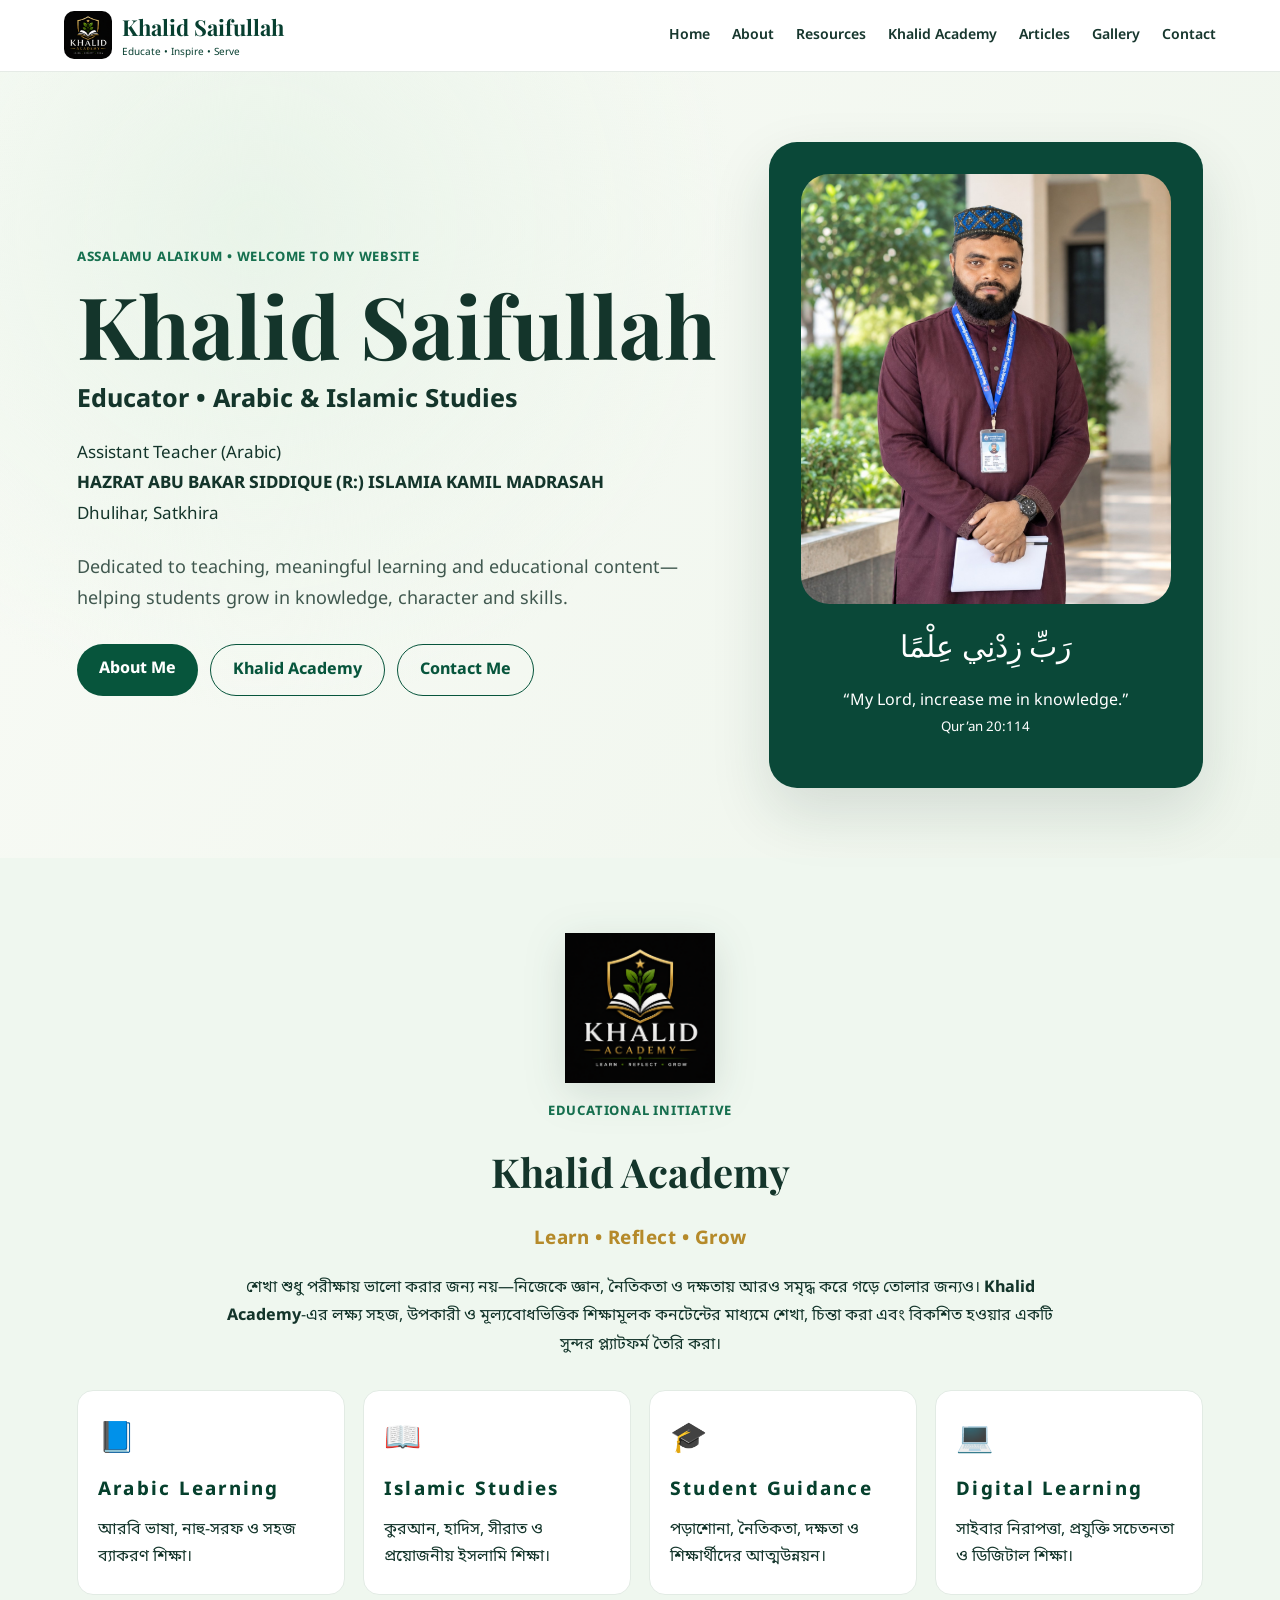
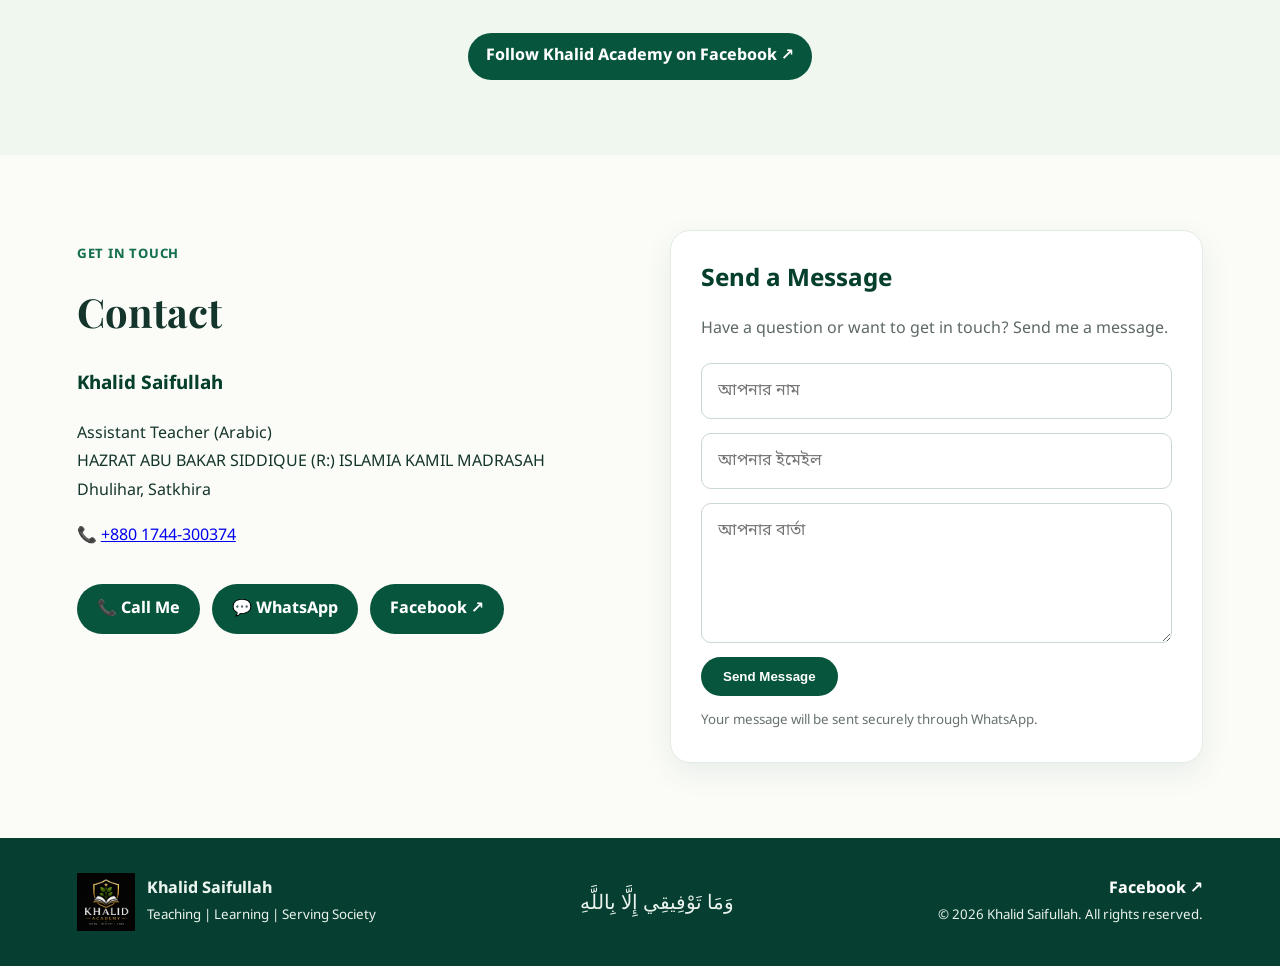
<file: index.html>
<!doctype html>
<html lang="bn">
<head>
  <meta charset="utf-8">
  <meta name="viewport" content="width=device-width, initial-scale=1">
  
  <link rel="preconnect" href="https://fonts.googleapis.com">
  <link rel="preconnect" href="https://fonts.gstatic.com" crossorigin>
  <link href="https://fonts.googleapis.com/css2?family=Noto+Sans+Bengali:wght@400;500;600;700&family=Playfair+Display:wght@600;700&display=swap" rel="stylesheet">
  <link rel="stylesheet" href="style.css">
  <!-- SEO & Social Sharing -->
<title>Khalid Saifullah | Teacher & Khalid Academy</title>

<meta name="description"
      content="Official website of Khalid Saifullah, Assistant Teacher (Arabic) and founder of Khalid Academy — Learn • Reflect • Grow.">

<!-- Facebook & WhatsApp Preview -->
<meta property="og:type" content="website">
<meta property="og:title"
      content="Khalid Saifullah | Teacher & Khalid Academy">
<meta property="og:description"
      content="Teaching • Arabic & Islamic Studies • Educational Content • Khalid Academy — Learn • Reflect • Grow">
<meta property="og:url"
      content="https://khalidsaifullah374.github.io/">
<meta property="og:image"
      content="https://khalidsaifullah374.github.io/professional-khalid.png">
<meta property="og:image:alt"
      content="Khalid Saifullah">

<!-- Twitter / Other Social Platforms -->
<meta name="twitter:card" content="summary_large_image">
<meta name="twitter:title"
      content="Khalid Saifullah | Teacher & Khalid Academy">
<meta name="twitter:description"
      content="Teaching • Arabic & Islamic Studies • Educational Content • Khalid Academy — Learn • Reflect • Grow">
<meta name="twitter:image"
      content="https://khalidsaifullah374.github.io/professional-khalid.png">
</head>
<body>
<header class="site-header">
  <a class="brand" href="#home"><img class="site-logo" src="khalid-academy-logo.png" alt="Khalid Academy logo"><span><b>Khalid Saifullah</b><small>Educate • Inspire • Serve</small></span></a>
  <button class="menu" aria-label="Menu">☰</button>
  <nav>
    <a href="#home">Home</a><a href="about.html">About</a><a href="resources.html">Resources</a>
    <a href="#academy">Khalid Academy</a><a href="articles.html">Articles</a><a href="gallery.html">Gallery</a><a href="#contact">Contact</a>
  </nav>
</header>

<main>

<section id="home" class="hero">

  <div class="hero-copy">
    <p class="eyebrow">Assalamu Alaikum • Welcome to My Website</p>

    <h1>Khalid Saifullah</h1>

    <h2>Educator • Arabic & Islamic Studies</h2>

    <p class="hero-role">
      Assistant Teacher (Arabic)<br>
      <b>HAZRAT ABU BAKAR SIDDIQUE (R:) ISLAMIA KAMIL MADRASAH</b><br>
      Dhulihar, Satkhira
    </p>

    <p class="hero-intro">
      Dedicated to teaching, meaningful learning and educational content—
      helping students grow in knowledge, character and skills.
    </p>

    <div class="actions">
      <a class="btn" href="about.html">About Me</a>
      <a class="btn outline" href="#academy">Khalid Academy</a>
      <a class="btn outline" href="#contact">Contact Me</a>
    </div>
  </div>

  <div class="hero-card">
    <img class="hero-photo"
         src="profile-khalid.png"
         alt="Khalid Saifullah">

    <div class="hero-quote">
      <p class="arabic">رَبِّ زِدْنِي عِلْمًا</p>
      <p>
        “My Lord, increase me in knowledge.”<br>
        <small>Qur’an 20:114</small>
      </p>
    </div>
  </div>

</section>


<section id="academy" class="academy section">

  <img class="academy-logo"
       src="khalid-academy-logo.png"
       alt="Khalid Academy">

  <p class="eyebrow">Educational Initiative</p>
  <h2>Khalid Academy</h2>
  <h3>Learn • Reflect • Grow</h3>

  <p>
    শেখা শুধু পরীক্ষায় ভালো করার জন্য নয়—নিজেকে জ্ঞান, নৈতিকতা ও দক্ষতায়
    আরও সমৃদ্ধ করে গড়ে তোলার জন্যও। <b>Khalid Academy</b>-এর লক্ষ্য সহজ,
    উপকারী ও মূল্যবোধভিত্তিক শিক্ষামূলক কনটেন্টের মাধ্যমে শেখা, চিন্তা করা
    এবং বিকশিত হওয়ার একটি সুন্দর প্ল্যাটফর্ম তৈরি করা।
  </p>

  <div class="cards academy-topics">

    <article>
      <span>📘</span>
      <h3>Arabic Learning</h3>
      <p>আরবি ভাষা, নাহু-সরফ ও সহজ ব্যাকরণ শিক্ষা।</p>
    </article>

    <article>
      <span>📖</span>
      <h3>Islamic Studies</h3>
      <p>কুরআন, হাদিস, সীরাত ও প্রয়োজনীয় ইসলামি শিক্ষা।</p>
    </article>

    <article>
      <span>🎓</span>
      <h3>Student Guidance</h3>
      <p>পড়াশোনা, নৈতিকতা, দক্ষতা ও শিক্ষার্থীদের আত্মউন্নয়ন।</p>
    </article>

    <article>
      <span>💻</span>
      <h3>Digital Learning</h3>
      <p>সাইবার নিরাপত্তা, প্রযুক্তি সচেতনতা ও ডিজিটাল শিক্ষা।</p>
    </article>

  </div>

  <div class="academy-action">
    <a class="social-btn"
       href="https://www.facebook.com/mkhalid74"
       target="_blank"
       rel="noopener noreferrer">
       Follow Khalid Academy on Facebook ↗
    </a>
  </div>

</section>


<section id="contact" class="section contact">
  
  <div class="contact-info">
    <p class="eyebrow">Get in Touch</p>
    <h2>Contact</h2>

    <h3>Khalid Saifullah</h3>
    <p>
      Assistant Teacher (Arabic)<br>
      HAZRAT ABU BAKAR SIDDIQUE (R:) ISLAMIA KAMIL MADRASAH<br>
      Dhulihar, Satkhira
    </p>

    <p>
      📞 <a href="tel:+8801744300374">+880 1744-300374</a>
    </p>

    <div class="contact-buttons">
      <a class="social-btn" href="tel:+8801744300374">
        📞 Call Me
      </a>

      <a class="social-btn"
         href="https://wa.me/8801744300374"
         target="_blank"
         rel="noopener noreferrer">
        💬 WhatsApp
      </a>

      <a class="social-btn"
         href="https://www.facebook.com/mkhalid74"
         target="_blank"
         rel="noopener noreferrer">
        Facebook ↗
      </a>
    </div>
  </div>

  <div class="contact-form-card">
    <h3>Send a Message</h3>
    <p>Have a question or want to get in touch? Send me a message.</p>

    <form onsubmit="sendMessage(event)">
      <input id="name"
             type="text"
             placeholder="আপনার নাম"
             required>

      <input id="email"
             type="email"
             placeholder="আপনার ইমেইল"
             required>

      <textarea id="message"
                placeholder="আপনার বার্তা"
                required></textarea>

      <button class="btn" type="submit">
        Send Message
      </button>

      <small id="formNote">
        Your message will be sent securely through WhatsApp.
      </small>
    </form>
  </div>

</section>
</main>

<footer><div class="footer-brand"><img src="khalid-academy-logo.png" alt="Khalid Academy logo"><div><b>Khalid Saifullah</b><br><small>Teaching | Learning | Serving Society</small></div></div><div class="arabic">وَمَا تَوْفِيقِي إِلَّا بِاللَّهِ</div><div class="footer-links"><a href="https://www.facebook.com/mkhalid74" target="_blank" rel="noopener noreferrer">Facebook ↗</a><br><small>© 2026 Khalid Saifullah. All rights reserved.</small></div></footer>
<script>
function toggleArticle(id, button) {
  const article = document.getElementById(id);

  article.classList.toggle("show");

  if (article.classList.contains("show")) {
    button.textContent = "Close Article ↑";
  } else {
    button.textContent = "Read Article →";
  }
}

function sendMessage(event) {
  event.preventDefault();

  const name = document.getElementById("name").value.trim();
  const email = document.getElementById("email").value.trim();
  const message = document.getElementById("message").value.trim();

  const text =
    "Website Message%0A%0A" +
    "Name: " + encodeURIComponent(name) + "%0A" +
    "Email: " + encodeURIComponent(email) + "%0A%0A" +
    "Message:%0A" + encodeURIComponent(message);

  const whatsappURL =
    "https://wa.me/8801744300374?text=" + text;

  window.open(whatsappURL, "_blank");
}
</script>

<script src="script.js?v=3"></script>

</body>
</html>
</file>
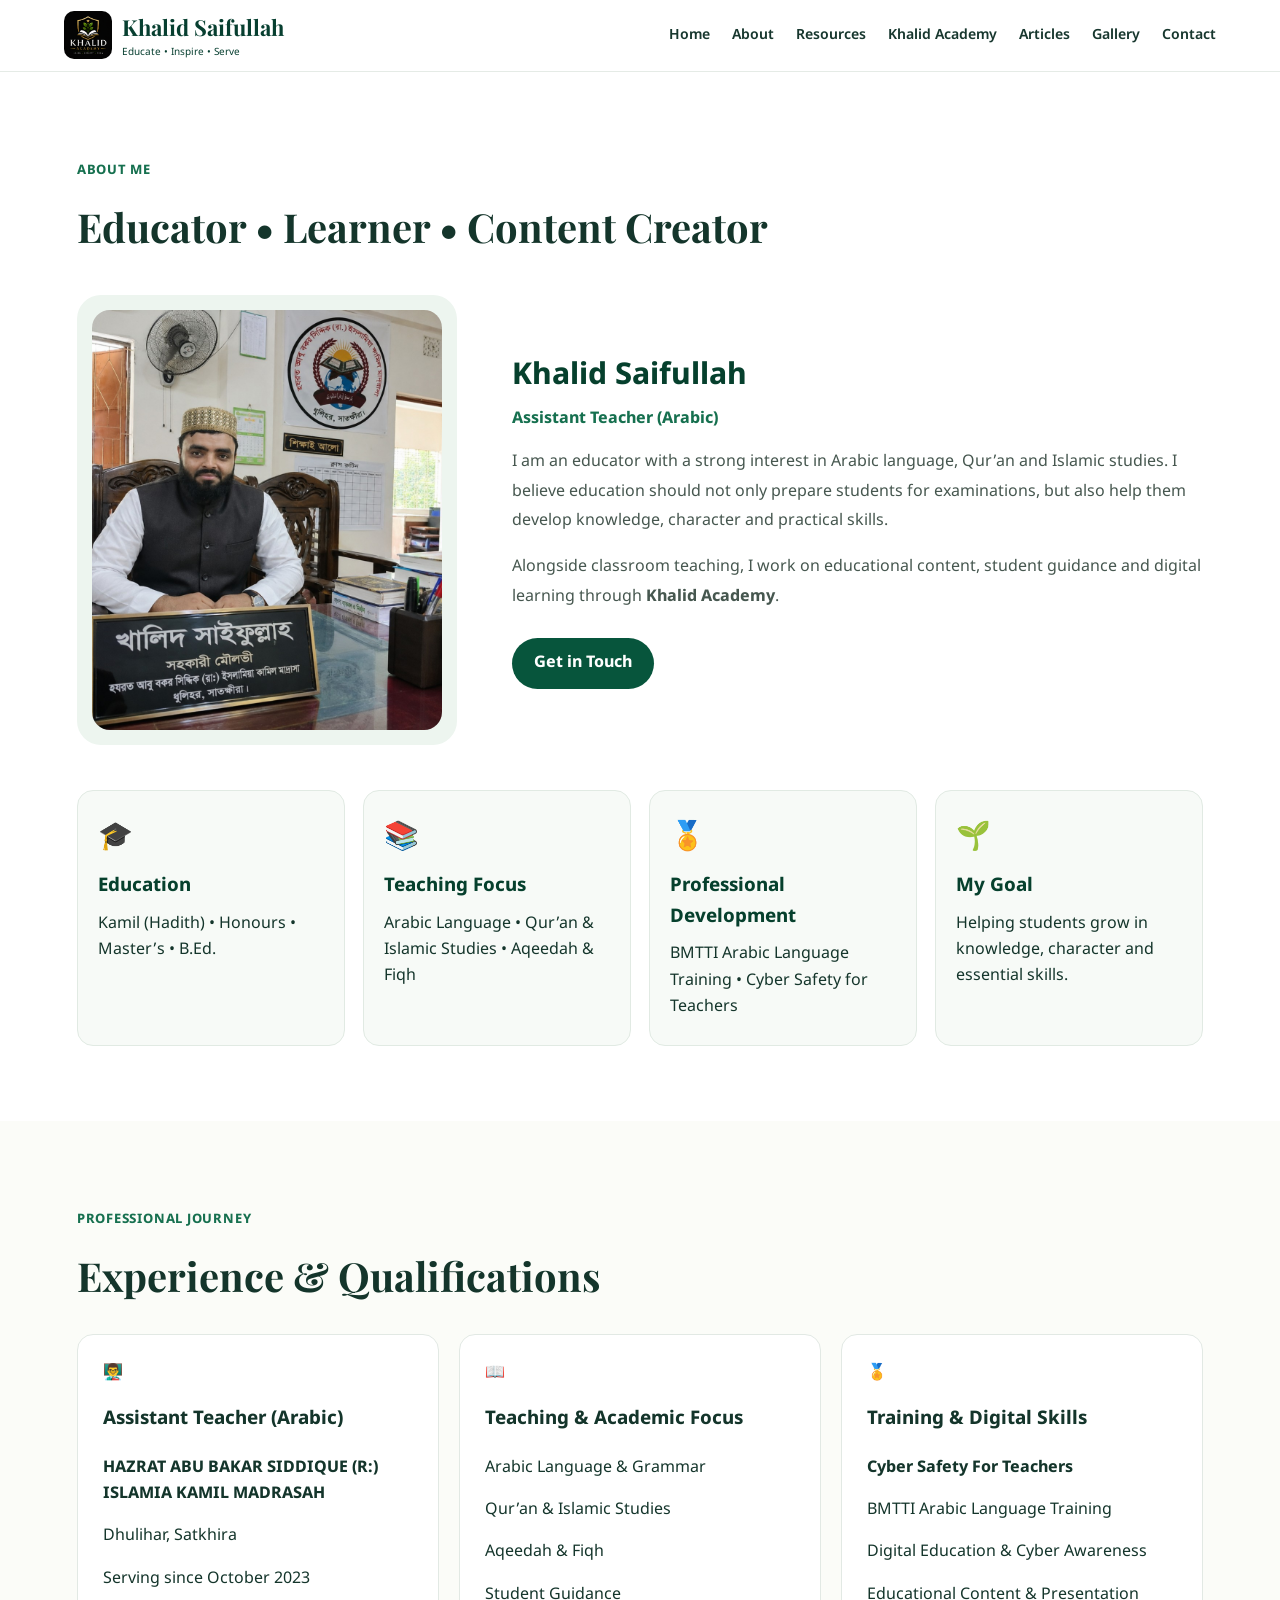
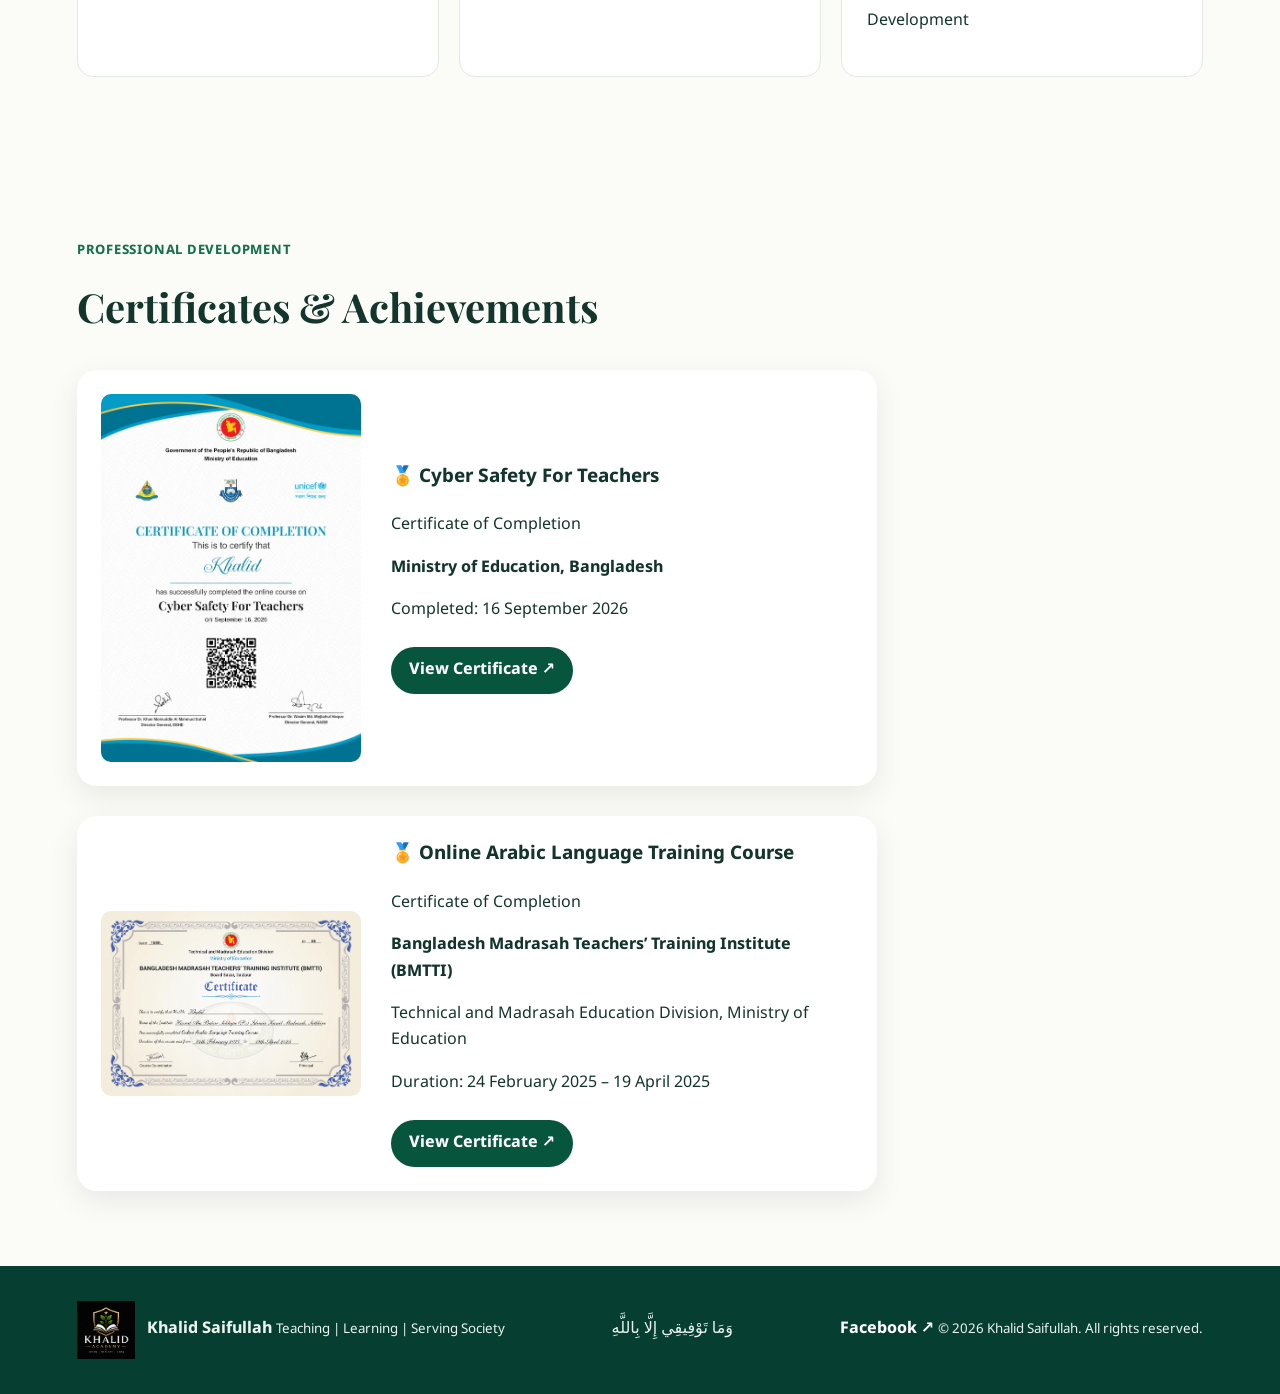
<file: about.html>
<!doctype html>
<html lang="bn">
<head>
  <meta charset="utf-8">
  <meta name="viewport" content="width=device-width, initial-scale=1">

  <title>About | Khalid Saifullah</title>
  <meta name="description"
        content="About Khalid Saifullah — Assistant Teacher (Arabic), educator and founder of Khalid Academy.">

  <link rel="preconnect" href="https://fonts.googleapis.com">
  <link rel="preconnect" href="https://fonts.gstatic.com" crossorigin>
  <link href="https://fonts.googleapis.com/css2?family=Noto+Sans+Bengali:wght@400;500;600;700&family=Playfair+Display:wght@600;700&display=swap" rel="stylesheet">

  <link rel="stylesheet" href="style.css">
</head>

<body>

<header class="site-header">

  <a class="brand" href="index.html">
    <img class="site-logo"
         src="khalid-academy-logo.png"
         alt="Khalid Academy logo">

    <span>
      <b>Khalid Saifullah</b>
      <small>Educate • Inspire • Serve</small>
    </span>
  </a>

  <button class="menu" aria-label="Menu">☰</button>

  <nav>
    <a href="index.html">Home</a>
    <a href="about.html">About</a>
    <a href="index.html#resources">Resources</a>
    <a href="index.html#academy">Khalid Academy</a>
    <a href="index.html#articles">Articles</a>
    <a href="index.html#gallery">Gallery</a>
    <a href="index.html#contact">Contact</a>
  </nav>

</header>


<main>

<!-- ABOUT ME -->

<section class="section about-section">

  <div class="about-heading">
    <p class="eyebrow">ABOUT ME</p>
    <h2>Educator • Learner • Content Creator</h2>
  </div>

  <div class="about-main">

    <div class="about-image-wrap">
      <img src="professional-khalid.png"
           alt="Khalid Saifullah"
           class="about-profile-photo">
    </div>

    <div class="about-content">

      <h3>Khalid Saifullah</h3>

      <p class="about-designation">
        Assistant Teacher (Arabic)
      </p>

      <p>
        I am an educator with a strong interest in Arabic language,
        Qur’an and Islamic studies. I believe education should not only
        prepare students for examinations, but also help them develop
        knowledge, character and practical skills.
      </p>

      <p>
        Alongside classroom teaching, I work on educational content,
        student guidance and digital learning through
        <strong>Khalid Academy</strong>.
      </p>

      <a class="btn" href="index.html#contact">
        Get in Touch
      </a>

    </div>

  </div>


  <div class="about-highlights">

    <article>
      <span>🎓</span>
      <h3>Education</h3>
      <p>
        Kamil (Hadith) • Honours • Master’s • B.Ed.
      </p>
    </article>

    <article>
      <span>📚</span>
      <h3>Teaching Focus</h3>
      <p>
        Arabic Language • Qur’an & Islamic Studies • Aqeedah & Fiqh
      </p>
    </article>

    <article>
      <span>🏅</span>
      <h3>Professional Development</h3>
      <p>
        BMTTI Arabic Language Training • Cyber Safety for Teachers
      </p>
    </article>

    <article>
      <span>🌱</span>
      <h3>My Goal</h3>
      <p>
        Helping students grow in knowledge, character
        and essential skills.
      </p>
    </article>

  </div>

</section>


<!-- EXPERIENCE -->

<section class="section">

  <p class="eyebrow">Professional Journey</p>
  <h2>Experience & Qualifications</h2>

  <div class="cards">

    <article>
      <span>👨‍🏫</span>

      <h3>Assistant Teacher (Arabic)</h3>

      <p>
        <b>
          HAZRAT ABU BAKAR SIDDIQUE (R:) ISLAMIA KAMIL MADRASAH
        </b>
      </p>

      <p>Dhulihar, Satkhira</p>
      <p>Serving since October 2023</p>
    </article>


    <article>
      <span>📖</span>

      <h3>Teaching & Academic Focus</h3>

      <p>Arabic Language & Grammar</p>
      <p>Qur’an & Islamic Studies</p>
      <p>Aqeedah & Fiqh</p>
      <p>Student Guidance</p>
    </article>


    <article>
      <span>🏅</span>

      <h3>Training & Digital Skills</h3>

      <p><b>Cyber Safety For Teachers</b></p>
      <p>BMTTI Arabic Language Training</p>
      <p>Digital Education & Cyber Awareness</p>
      <p>Educational Content & Presentation Development</p>
    </article>

  </div>

</section>


<!-- CERTIFICATES -->

<section class="section" id="certificates">

  <p class="eyebrow">Professional Development</p>
  <h2>Certificates & Achievements</h2>


  <div class="certificate-card">

    <a href="cyber-safety-certificate.jpeg"
       target="_blank">

      <img src="cyber-safety-certificate.jpeg"
           alt="Cyber Safety For Teachers Certificate">

    </a>


    <div class="certificate-info">

      <h3>🏅 Cyber Safety For Teachers</h3>

      <p>Certificate of Completion</p>

      <p>
        <b>Ministry of Education, Bangladesh</b>
      </p>

      <p>Completed: 16 September 2026</p>

      <a class="social-btn"
         href="cyber-safety-certificate.jpeg"
         target="_blank">

        View Certificate ↗

      </a>

    </div>

  </div>


  <div class="certificate-card">

    <a href="arabic.png"
       target="_blank">

      <img src="arabic.png"
           alt="Online Arabic Language Training Course Certificate">

    </a>


    <div class="certificate-info">

      <h3>
        🏅 Online Arabic Language Training Course
      </h3>

      <p>Certificate of Completion</p>

      <p>
        <b>
          Bangladesh Madrasah Teachers’ Training Institute (BMTTI)
        </b>
      </p>

      <p>
        Technical and Madrasah Education Division,
        Ministry of Education
      </p>

      <p>
        Duration: 24 February 2025 – 19 April 2025
      </p>

      <a class="social-btn"
         href="arabic.png"
         target="_blank">

        View Certificate ↗

      </a>

    </div>

  </div>

</section>

</main>


<footer>

  <div class="footer-brand">

    <img src="khalid-academy-logo.png"
         alt="Khalid Academy logo">

    <div>
      <b>Khalid Saifullah</b>
      <small>
        Teaching | Learning | Serving Society
      </small>
    </div>

  </div>


  <div class="footer-dua">
    وَمَا تَوْفِيقِي إِلَّا بِاللَّهِ
  </div>


  <div class="footer-links">

    <a href="https://www.facebook.com/mkhalid74"
       target="_blank"
       rel="noopener noreferrer">

      Facebook ↗

    </a>

    <small>
      © 2026 Khalid Saifullah. All rights reserved.
    </small>

  </div>

</footer>


<script src="script.js"></script>

</body>
</html>
</file>
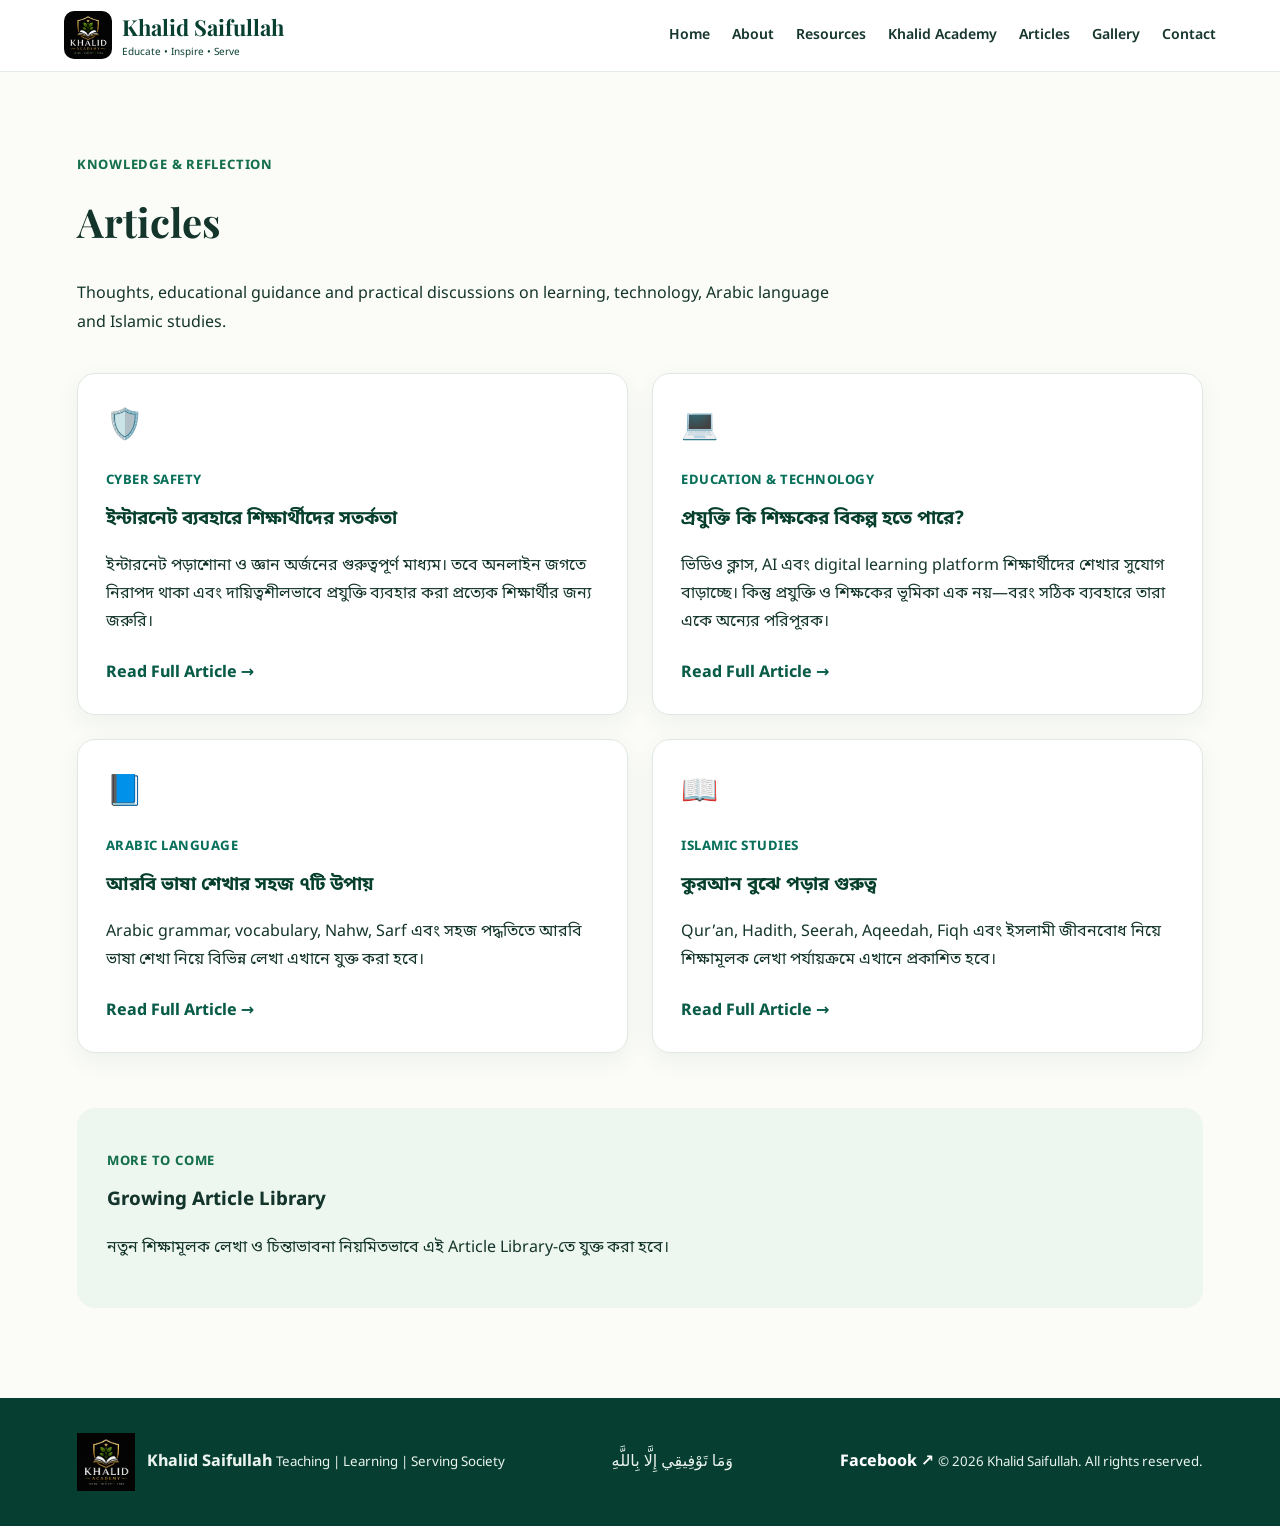
<file: articles.html>
<!doctype html>
<html lang="en">
<head>
  <meta charset="utf-8">
  <meta name="viewport" content="width=device-width, initial-scale=1">

  <title>Articles | Khalid Saifullah</title>
  <meta name="description"
        content="Educational articles by Khalid Saifullah on education, technology, cyber safety, Arabic and Islamic studies.">

  <link rel="preconnect" href="https://fonts.googleapis.com">
  <link rel="preconnect" href="https://fonts.gstatic.com" crossorigin>

  <link href="https://fonts.googleapis.com/css2?family=Noto+Sans+Bengali:wght@400;500;600;700&family=Playfair+Display:wght@600;700&display=swap"
        rel="stylesheet">

  <link rel="stylesheet" href="style.css?v=2">

  <style>
    .articles-page {
      padding-top: 70px;
      padding-bottom: 90px;
    }

    .articles-intro {
      max-width: 760px;
      line-height: 1.8;
      margin-bottom: 35px;
    }

    .article-grid {
      display: grid;
      grid-template-columns: repeat(2, 1fr);
      gap: 24px;
    }

    .article-card {
      padding: 28px;
      border: 1px solid #dfe8e1;
      border-radius: 18px;
      background: #fff;
      transition: transform .25s ease, box-shadow .25s ease;
    }

    .article-card:hover {
      transform: translateY(-4px);
      box-shadow: 0 12px 30px rgba(0,0,0,.07);
    }

    .article-icon {
      font-size: 30px;
      display: block;
      margin-bottom: 15px;
    }

    .article-category {
      display: inline-block;
      font-size: 13px;
      font-weight: 700;
      color: #08705a;
      margin-bottom: 10px;
      text-transform: uppercase;
      letter-spacing: .5px;
    }

    .article-card h3 {
      margin-top: 4px;
      margin-bottom: 12px;
    }

    .article-card p {
      line-height: 1.75;
    }

    .article-link {
      display: inline-block;
      margin-top: 8px;
      color: #075b47;
      font-weight: 700;
      text-decoration: none;
    }

    .coming-box {
      margin-top: 55px;
      padding: 30px;
      border-radius: 18px;
      background: #eef6f0;
    }

    .coming-box h3 {
      margin-top: 0;
    }

    @media (max-width: 700px) {
      .article-grid {
        grid-template-columns: 1fr;
      }
    }
  </style>
</head>


<body>

<header class="site-header">

  <a class="brand" href="index.html">

    <img class="site-logo"
         src="khalid-academy-logo.png"
         alt="Khalid Academy logo">

    <span>
      <b>Khalid Saifullah</b>
      <small>Educate • Inspire • Serve</small>
    </span>

  </a>

  <button class="menu" aria-label="Menu">☰</button>

  <nav>
    <a href="index.html">Home</a>
    <a href="about.html">About</a>
    <a href="resources.html">Resources</a>
    <a href="index.html#academy">Khalid Academy</a>
    <a href="articles.html">Articles</a>
    <a href="gallery.html">Gallery</a>
    <a href="index.html#contact">Contact</a>
  </nav>

</header>


<main>

<section class="section articles-page">

  <p class="eyebrow">KNOWLEDGE & REFLECTION</p>

  <h2>Articles</h2>

  <p class="articles-intro">
    Thoughts, educational guidance and practical discussions on
    learning, technology, Arabic language and Islamic studies.
  </p>


  <div class="article-grid">


    <article class="article-card">

      <span class="article-icon">🛡️</span>

      <span class="article-category">
        Cyber Safety
      </span>

      <h3>
        ইন্টারনেট ব্যবহারে শিক্ষার্থীদের সতর্কতা
      </h3>

      <p>
        ইন্টারনেট পড়াশোনা ও জ্ঞান অর্জনের গুরুত্বপূর্ণ মাধ্যম।
        তবে অনলাইন জগতে নিরাপদ থাকা এবং দায়িত্বশীলভাবে প্রযুক্তি
        ব্যবহার করা প্রত্যেক শিক্ষার্থীর জন্য জরুরি।
      </p>

     <a class="article-link" href="cyber-safety-students.html">
    Read Full Article →
</a>

    </article>



    <article class="article-card">

      <span class="article-icon">💻</span>

      <span class="article-category">
        Education & Technology
      </span>

      <h3>
       প্রযুক্তি কি শিক্ষকের বিকল্প হতে পারে?
      </h3>

      <p>
        ভিডিও ক্লাস, AI এবং digital learning platform শিক্ষার্থীদের
        শেখার সুযোগ বাড়াচ্ছে। কিন্তু প্রযুক্তি ও শিক্ষকের ভূমিকা
        এক নয়—বরং সঠিক ব্যবহারে তারা একে অন্যের পরিপূরক।
      </p>

      <a class="article-link" href="technology-and-teacher.html">
    Read Full Article →
</a>

    </article>



    <article class="article-card">

      <span class="article-icon">📘</span>

      <span class="article-category">
        Arabic Language
      </span>

      <h3>
  আরবি ভাষা শেখার সহজ ৭টি উপায়
</h3>

      <p>
        Arabic grammar, vocabulary, Nahw, Sarf এবং সহজ পদ্ধতিতে
        আরবি ভাষা শেখা নিয়ে বিভিন্ন লেখা এখানে যুক্ত করা হবে।
      </p>

      <a class="article-link" href="easy-ways-to-learn-arabic.html">
  Read Full Article →
</a>

    </article>



    <article class="article-card">

      <span class="article-icon">📖</span>

      <span class="article-category">
        Islamic Studies
      </span>

      <h3>
  কুরআন বুঝে পড়ার গুরুত্ব
</h3>

      <p>
        Qur’an, Hadith, Seerah, Aqeedah, Fiqh এবং ইসলামী
        জীবনবোধ নিয়ে শিক্ষামূলক লেখা পর্যায়ক্রমে এখানে প্রকাশিত হবে।
      </p>

      <a class="article-link" href="importance-of-understanding-quran.html">
  Read Full Article →
</a>

    </article>


  </div>


  <div class="coming-box">

    <p class="eyebrow">MORE TO COME</p>

    <h3>Growing Article Library</h3>

    <p>
      নতুন শিক্ষামূলক লেখা ও চিন্তাভাবনা নিয়মিতভাবে এই
      Article Library-তে যুক্ত করা হবে।
    </p>

  </div>

</section>

</main>


<footer>

  <div class="footer-brand">

    <img src="khalid-academy-logo.png"
         alt="Khalid Academy logo">

    <div>
      <b>Khalid Saifullah</b>
      <small>Teaching | Learning | Serving Society</small>
    </div>

  </div>


  <div class="footer-dua">
    وَمَا تَوْفِيقِي إِلَّا بِاللَّهِ
  </div>


  <div class="footer-links">

    <a href="https://www.facebook.com/mkhalid74"
       target="_blank"
       rel="noopener noreferrer">
      Facebook ↗
    </a>

    <small>
      © 2026 Khalid Saifullah. All rights reserved.
    </small>

  </div>

</footer>

  
<script src="script.js?v=2"></script>

</body>
</html>
</file>
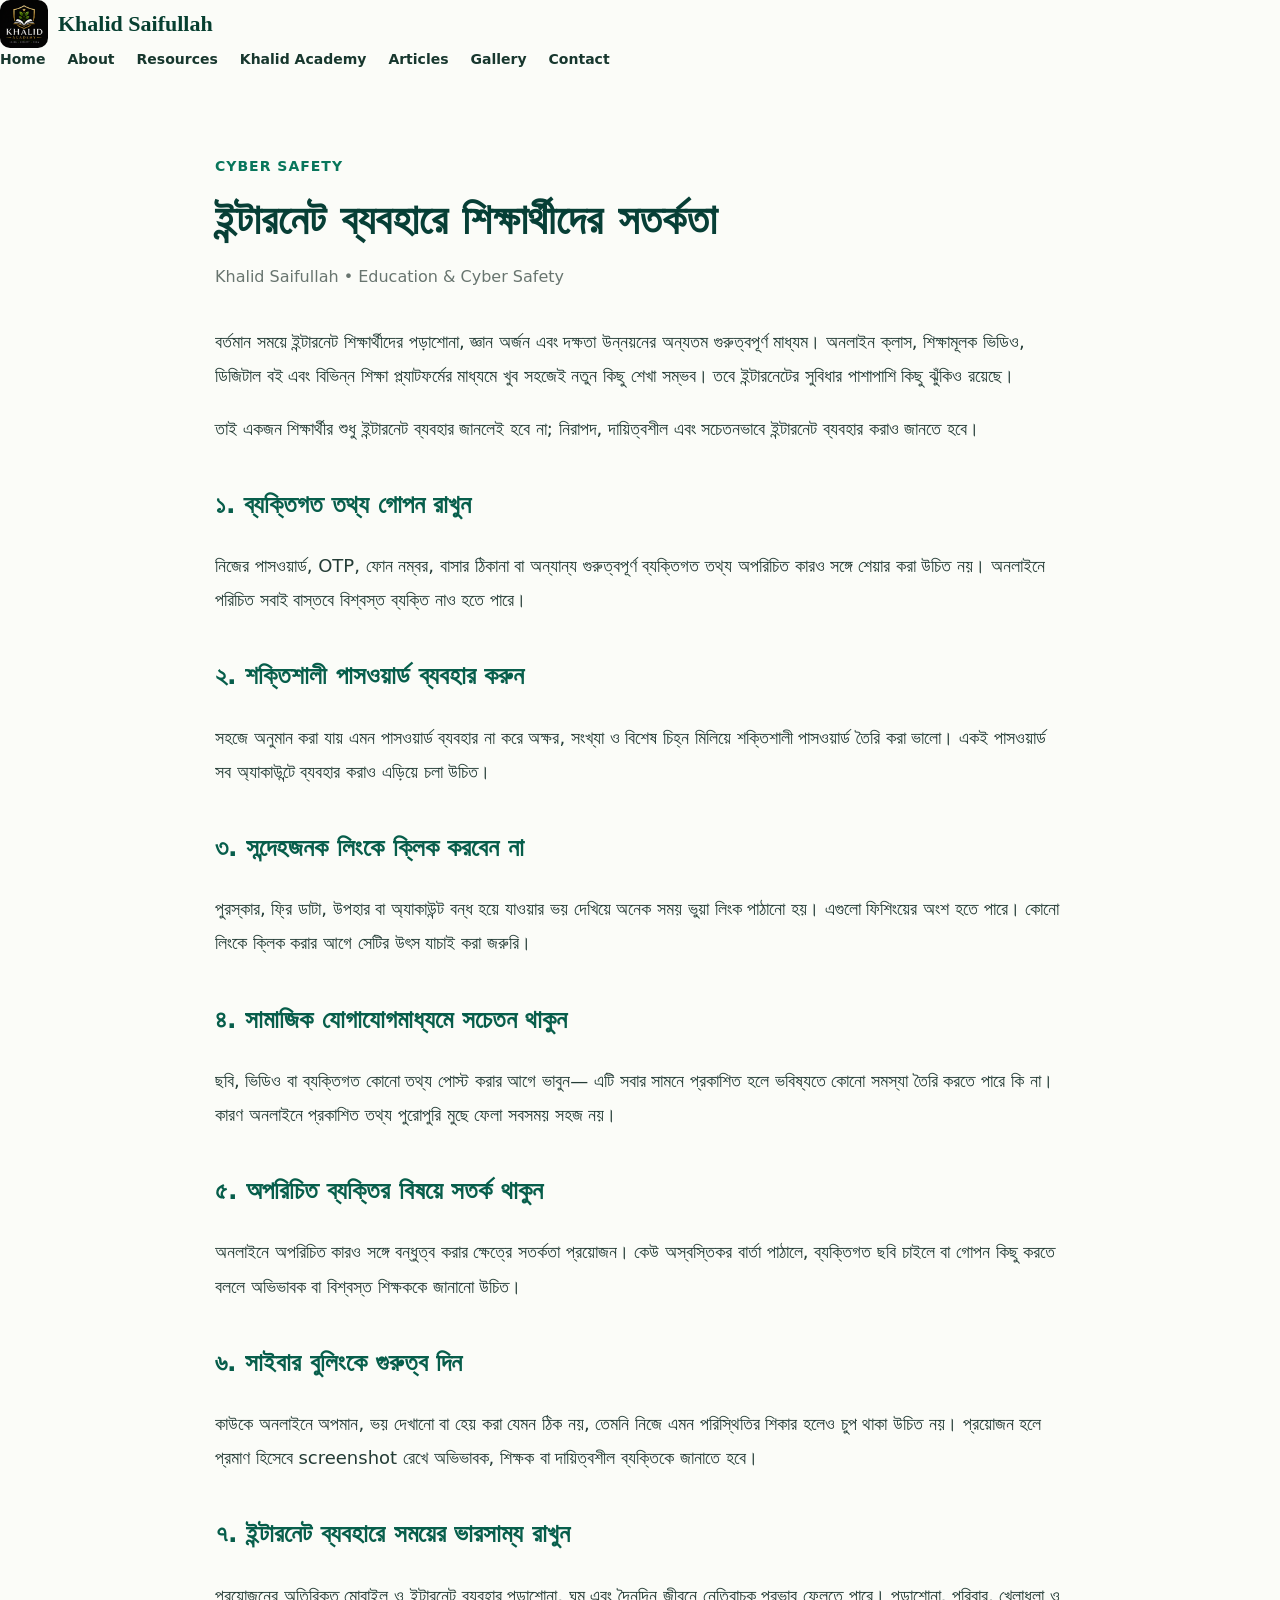
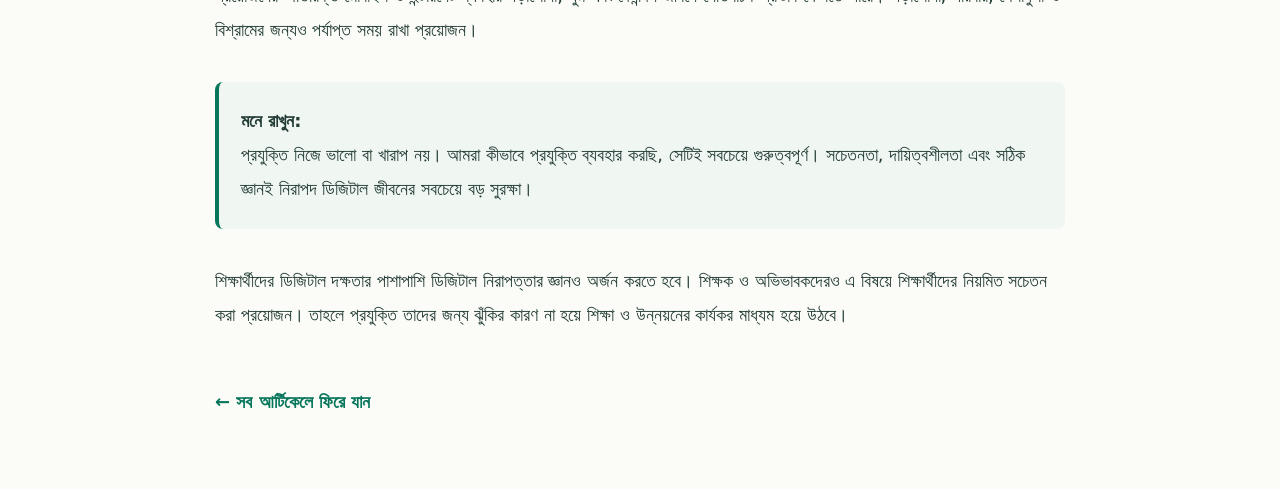
<file: cyber-safety-students.html>
<!DOCTYPE html>
<html lang="bn">
<head>
  <meta charset="UTF-8">
  <meta name="viewport" content="width=device-width, initial-scale=1.0">

  <title>ইন্টারনেট ব্যবহারে শিক্ষার্থীদের সতর্কতা | Khalid Saifullah</title>

  <link rel="stylesheet" href="style.css">

  <style>
    .article-page{
      max-width: 900px;
      margin: 0 auto;
      padding: 70px 25px;
    }

    .article-page .category{
      color: #08765b;
      font-weight: 700;
      text-transform: uppercase;
      letter-spacing: 1px;
      font-size: 14px;
    }

    .article-page h1{
      font-size: 42px;
      line-height: 1.3;
      margin: 15px 0 12px;
      color: #073f36;
    }

    .article-meta{
      color: #68756f;
      margin-bottom: 35px;
    }

    .article-body{
      font-size: 18px;
      line-height: 1.9;
      color: #243c36;
    }

    .article-body h2{
      margin-top: 35px;
      color: #075e4b;
      font-size: 25px;
    }

    .article-body li{
      margin-bottom: 10px;
    }

    .article-note{
      margin: 35px 0;
      padding: 22px;
      background: #f0f7f3;
      border-left: 4px solid #08765b;
      border-radius: 8px;
    }

    .back-articles{
      display: inline-block;
      margin-top: 35px;
      font-weight: 700;
      color: #08765b;
      text-decoration: none;
    }

    @media(max-width:700px){
      .article-page{
        padding: 45px 20px;
      }

      .article-page h1{
        font-size: 30px;
      }

      .article-body{
        font-size: 17px;
      }
    }
  </style>
</head>

<body>

<header>
  <a class="brand" href="index.html">
    <img class="site-logo"
         src="khalid-academy-logo.png"
         alt="Khalid Academy logo">
    <span><b>Khalid Saifullah</b></span>
  </a>

  <nav>
    <a href="index.html">Home</a>
    <a href="about.html">About</a>
    <a href="resources.html">Resources</a>
    <a href="index.html#academy">Khalid Academy</a>
    <a href="articles.html">Articles</a>
    <a href="gallery.html">Gallery</a>
    <a href="index.html#contact">Contact</a>
  </nav>
</header>

<main class="article-page">

  <p class="category">Cyber Safety</p>

  <h1>ইন্টারনেট ব্যবহারে শিক্ষার্থীদের সতর্কতা</h1>

  <p class="article-meta">
    Khalid Saifullah • Education & Cyber Safety
  </p>

  <article class="article-body">

    <p>
      বর্তমান সময়ে ইন্টারনেট শিক্ষার্থীদের পড়াশোনা, জ্ঞান অর্জন এবং
      দক্ষতা উন্নয়নের অন্যতম গুরুত্বপূর্ণ মাধ্যম। অনলাইন ক্লাস,
      শিক্ষামূলক ভিডিও, ডিজিটাল বই এবং বিভিন্ন শিক্ষা প্ল্যাটফর্মের
      মাধ্যমে খুব সহজেই নতুন কিছু শেখা সম্ভব। তবে ইন্টারনেটের
      সুবিধার পাশাপাশি কিছু ঝুঁকিও রয়েছে।
    </p>

    <p>
      তাই একজন শিক্ষার্থীর শুধু ইন্টারনেট ব্যবহার জানলেই হবে না;
      নিরাপদ, দায়িত্বশীল এবং সচেতনভাবে ইন্টারনেট ব্যবহার করাও
      জানতে হবে।
    </p>

    <h2>১. ব্যক্তিগত তথ্য গোপন রাখুন</h2>

    <p>
      নিজের পাসওয়ার্ড, OTP, ফোন নম্বর, বাসার ঠিকানা বা অন্যান্য
      গুরুত্বপূর্ণ ব্যক্তিগত তথ্য অপরিচিত কারও সঙ্গে শেয়ার করা
      উচিত নয়। অনলাইনে পরিচিত সবাই বাস্তবে বিশ্বস্ত ব্যক্তি
      নাও হতে পারে।
    </p>

    <h2>২. শক্তিশালী পাসওয়ার্ড ব্যবহার করুন</h2>

    <p>
      সহজে অনুমান করা যায় এমন পাসওয়ার্ড ব্যবহার না করে অক্ষর,
      সংখ্যা ও বিশেষ চিহ্ন মিলিয়ে শক্তিশালী পাসওয়ার্ড তৈরি করা
      ভালো। একই পাসওয়ার্ড সব অ্যাকাউন্টে ব্যবহার করাও এড়িয়ে
      চলা উচিত।
    </p>

    <h2>৩. সন্দেহজনক লিংকে ক্লিক করবেন না</h2>

    <p>
      পুরস্কার, ফ্রি ডাটা, উপহার বা অ্যাকাউন্ট বন্ধ হয়ে যাওয়ার ভয়
      দেখিয়ে অনেক সময় ভুয়া লিংক পাঠানো হয়। এগুলো ফিশিংয়ের অংশ
      হতে পারে। কোনো লিংকে ক্লিক করার আগে সেটির উৎস যাচাই করা
      জরুরি।
    </p>

    <h2>৪. সামাজিক যোগাযোগমাধ্যমে সচেতন থাকুন</h2>

    <p>
      ছবি, ভিডিও বা ব্যক্তিগত কোনো তথ্য পোস্ট করার আগে ভাবুন—
      এটি সবার সামনে প্রকাশিত হলে ভবিষ্যতে কোনো সমস্যা তৈরি
      করতে পারে কি না। কারণ অনলাইনে প্রকাশিত তথ্য পুরোপুরি
      মুছে ফেলা সবসময় সহজ নয়।
    </p>

    <h2>৫. অপরিচিত ব্যক্তির বিষয়ে সতর্ক থাকুন</h2>

    <p>
      অনলাইনে অপরিচিত কারও সঙ্গে বন্ধুত্ব করার ক্ষেত্রে সতর্কতা
      প্রয়োজন। কেউ অস্বস্তিকর বার্তা পাঠালে, ব্যক্তিগত ছবি চাইলে
      বা গোপন কিছু করতে বললে অভিভাবক বা বিশ্বস্ত শিক্ষককে
      জানানো উচিত।
    </p>

    <h2>৬. সাইবার বুলিংকে গুরুত্ব দিন</h2>

    <p>
      কাউকে অনলাইনে অপমান, ভয় দেখানো বা হেয় করা যেমন ঠিক নয়,
      তেমনি নিজে এমন পরিস্থিতির শিকার হলেও চুপ থাকা উচিত নয়।
      প্রয়োজন হলে প্রমাণ হিসেবে screenshot রেখে অভিভাবক,
      শিক্ষক বা দায়িত্বশীল ব্যক্তিকে জানাতে হবে।
    </p>

    <h2>৭. ইন্টারনেট ব্যবহারে সময়ের ভারসাম্য রাখুন</h2>

    <p>
      প্রয়োজনের অতিরিক্ত মোবাইল ও ইন্টারনেট ব্যবহার পড়াশোনা,
      ঘুম এবং দৈনন্দিন জীবনে নেতিবাচক প্রভাব ফেলতে পারে।
      পড়াশোনা, পরিবার, খেলাধুলা ও বিশ্রামের জন্যও পর্যাপ্ত
      সময় রাখা প্রয়োজন।
    </p>

    <div class="article-note">
      <strong>মনে রাখুন:</strong><br>
      প্রযুক্তি নিজে ভালো বা খারাপ নয়। আমরা কীভাবে প্রযুক্তি
      ব্যবহার করছি, সেটিই সবচেয়ে গুরুত্বপূর্ণ। সচেতনতা,
      দায়িত্বশীলতা এবং সঠিক জ্ঞানই নিরাপদ ডিজিটাল জীবনের
      সবচেয়ে বড় সুরক্ষা।
    </div>

    <p>
      শিক্ষার্থীদের ডিজিটাল দক্ষতার পাশাপাশি ডিজিটাল নিরাপত্তার
      জ্ঞানও অর্জন করতে হবে। শিক্ষক ও অভিভাবকদেরও এ বিষয়ে
      শিক্ষার্থীদের নিয়মিত সচেতন করা প্রয়োজন। তাহলে প্রযুক্তি
      তাদের জন্য ঝুঁকির কারণ না হয়ে শিক্ষা ও উন্নয়নের কার্যকর
      মাধ্যম হয়ে উঠবে।
    </p>

    <a class="back-articles" href="articles.html">
      ← সব আর্টিকেলে ফিরে যান
    </a>

  </article>

</main>

</body>
</html>
</file>
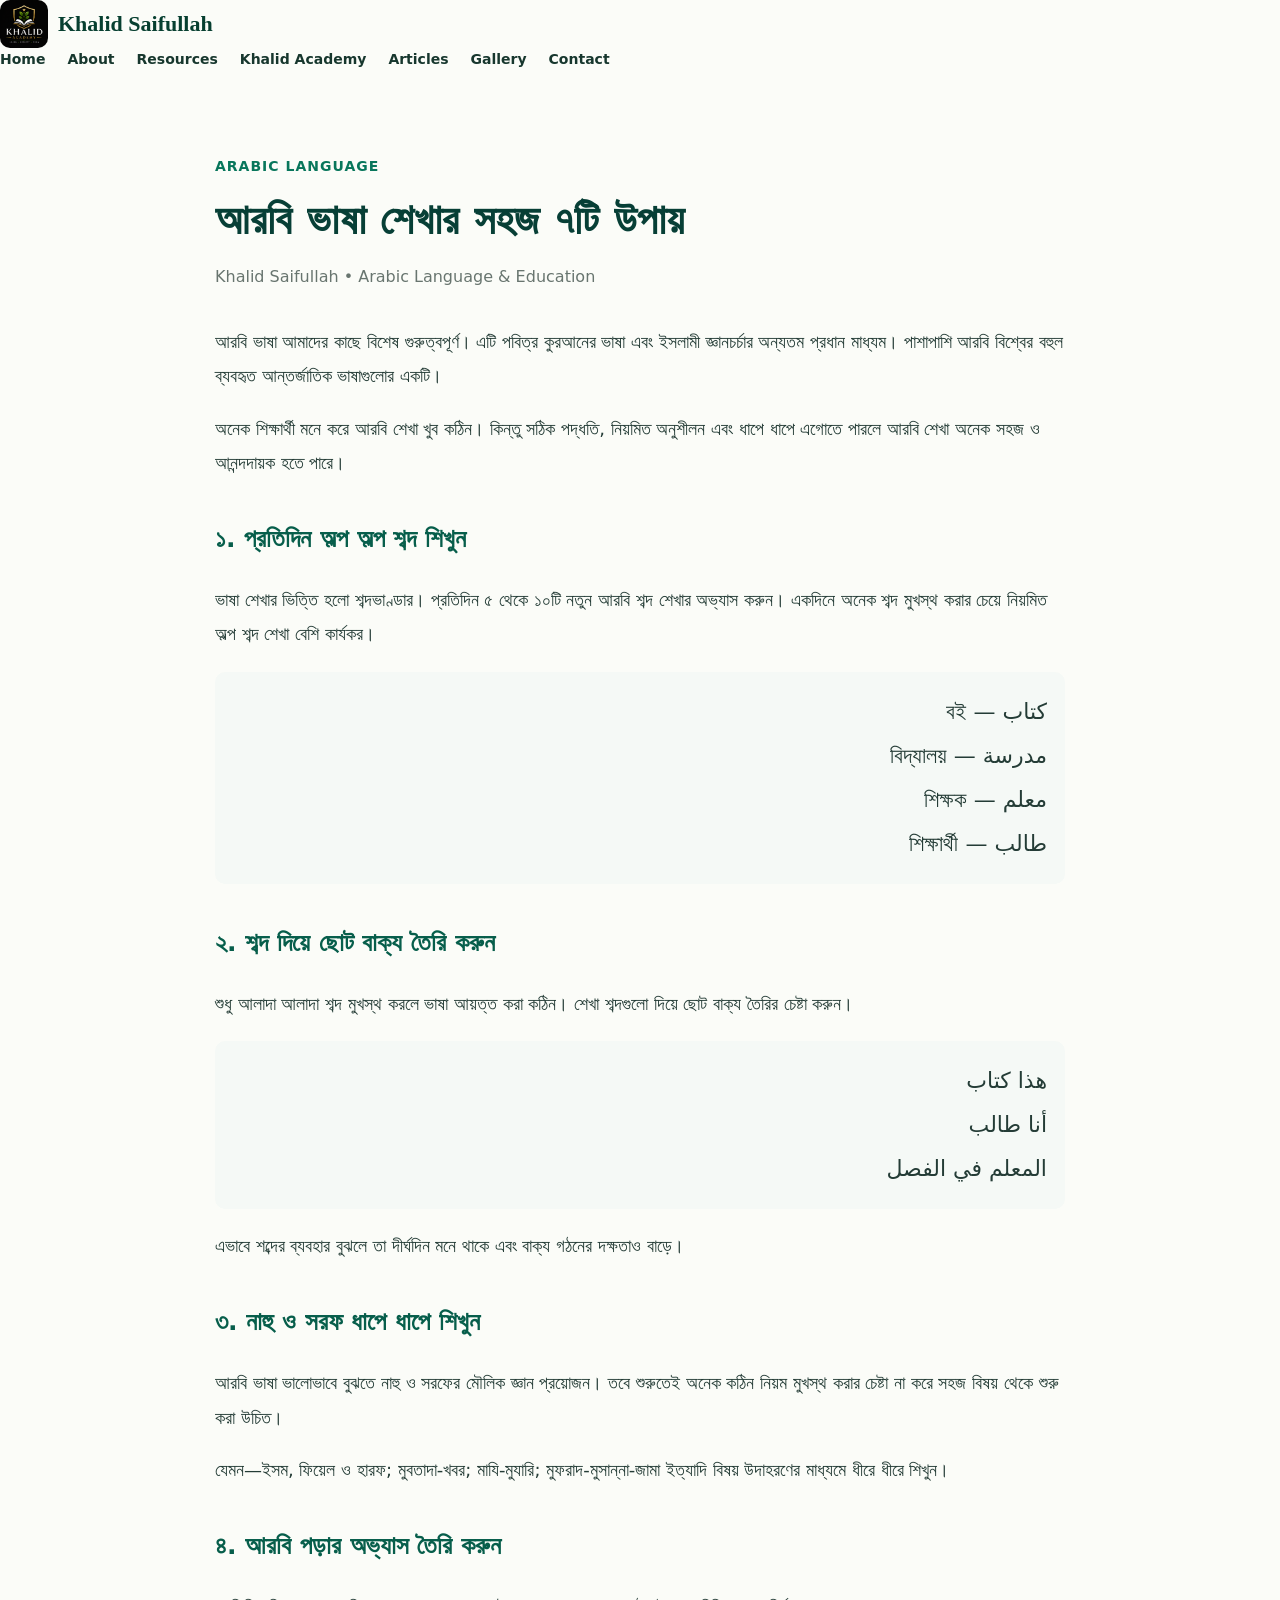
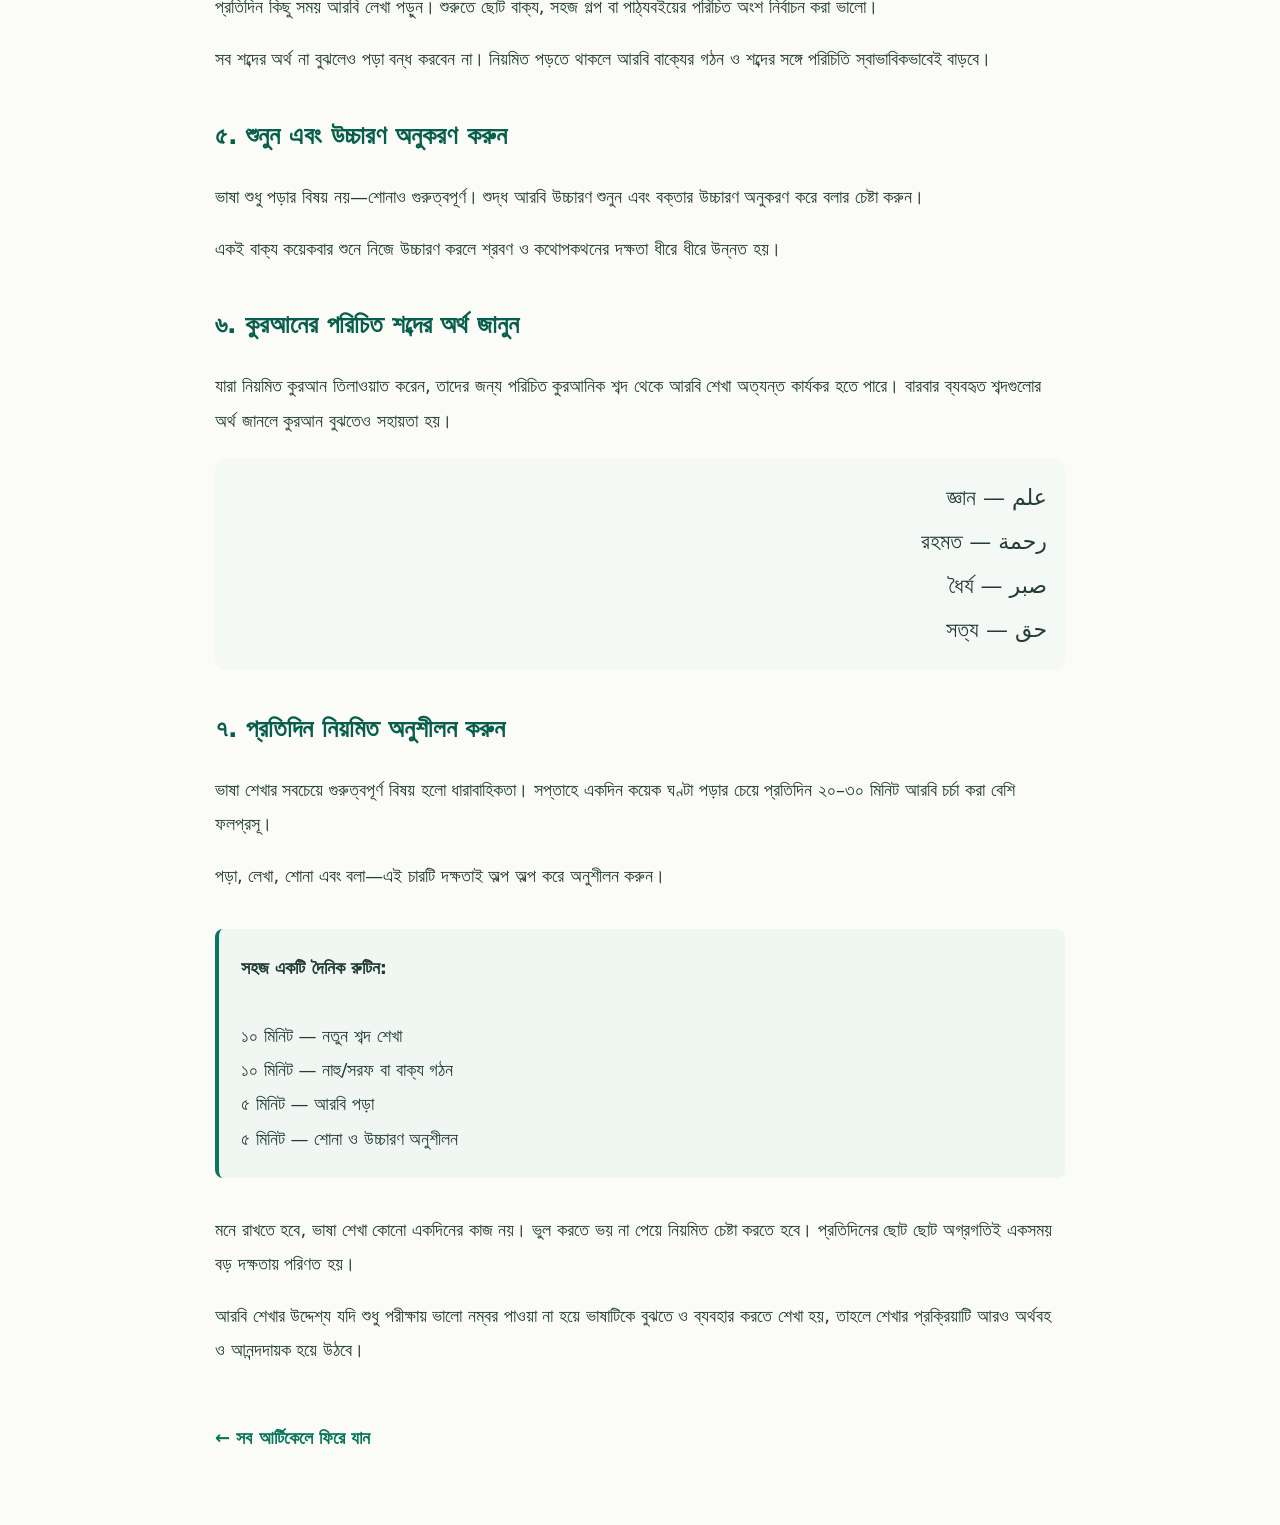
<file: easy-ways-to-learn-arabic.html>
<!DOCTYPE html>
<html lang="bn">
<head>
  <meta charset="UTF-8">
  <meta name="viewport" content="width=device-width, initial-scale=1.0">

  <title>আরবি ভাষা শেখার সহজ ৭টি উপায় | Khalid Saifullah</title>
  <meta name="description"
        content="আরবি ভাষা শেখার সহজ ও কার্যকর ৭টি উপায় — শব্দভাণ্ডার, নাহু-সরফ, কুরআন, অনুশীলন ও নিয়মিত চর্চা।">

  <link rel="stylesheet" href="style.css">

  <style>
    .article-page{
      max-width:900px;
      margin:0 auto;
      padding:70px 25px;
    }

    .article-page .category{
      color:#08765b;
      font-weight:700;
      text-transform:uppercase;
      letter-spacing:1px;
      font-size:14px;
    }

    .article-page h1{
      font-size:42px;
      line-height:1.3;
      margin:15px 0 12px;
      color:#073f36;
    }

    .article-meta{
      color:#68756f;
      margin-bottom:35px;
    }

    .article-body{
      font-size:18px;
      line-height:1.9;
      color:#243c36;
    }

    .article-body h2{
      margin-top:35px;
      color:#075e4b;
      font-size:25px;
    }

    .arabic-example{
      direction:rtl;
      text-align:right;
      font-size:22px;
      background:#f5f9f6;
      padding:18px;
      border-radius:10px;
      margin:20px 0;
      line-height:2;
    }

    .article-note{
      margin:35px 0;
      padding:22px;
      background:#f0f7f3;
      border-left:4px solid #08765b;
      border-radius:8px;
    }

    .back-articles{
      display:inline-block;
      margin-top:35px;
      font-weight:700;
      color:#08765b;
      text-decoration:none;
    }

    @media(max-width:700px){
      .article-page{
        padding:45px 20px;
      }

      .article-page h1{
        font-size:30px;
      }

      .article-body{
        font-size:17px;
      }
    }
  </style>
</head>

<body>

<header>
  <a class="brand" href="index.html">
    <img class="site-logo"
         src="khalid-academy-logo.png"
         alt="Khalid Academy logo">
    <span><b>Khalid Saifullah</b></span>
  </a>

  <nav>
    <a href="index.html">Home</a>
    <a href="about.html">About</a>
    <a href="resources.html">Resources</a>
    <a href="index.html#academy">Khalid Academy</a>
    <a href="articles.html">Articles</a>
    <a href="gallery.html">Gallery</a>
    <a href="index.html#contact">Contact</a>
  </nav>
</header>

<main class="article-page">

  <p class="category">Arabic Language</p>

  <h1>আরবি ভাষা শেখার সহজ ৭টি উপায়</h1>

  <p class="article-meta">
    Khalid Saifullah • Arabic Language & Education
  </p>

  <article class="article-body">

    <p>
      আরবি ভাষা আমাদের কাছে বিশেষ গুরুত্বপূর্ণ। এটি পবিত্র
      কুরআনের ভাষা এবং ইসলামী জ্ঞানচর্চার অন্যতম প্রধান মাধ্যম।
      পাশাপাশি আরবি বিশ্বের বহুল ব্যবহৃত আন্তর্জাতিক ভাষাগুলোর
      একটি।
    </p>

    <p>
      অনেক শিক্ষার্থী মনে করে আরবি শেখা খুব কঠিন। কিন্তু সঠিক
      পদ্ধতি, নিয়মিত অনুশীলন এবং ধাপে ধাপে এগোতে পারলে আরবি
      শেখা অনেক সহজ ও আনন্দদায়ক হতে পারে।
    </p>


    <h2>১. প্রতিদিন অল্প অল্প শব্দ শিখুন</h2>

    <p>
      ভাষা শেখার ভিত্তি হলো শব্দভাণ্ডার। প্রতিদিন ৫ থেকে ১০টি
      নতুন আরবি শব্দ শেখার অভ্যাস করুন। একদিনে অনেক শব্দ
      মুখস্থ করার চেয়ে নিয়মিত অল্প শব্দ শেখা বেশি কার্যকর।
    </p>

    <div class="arabic-example">
      كتاب — বই<br>
      مدرسة — বিদ্যালয়<br>
      معلم — শিক্ষক<br>
      طالب — শিক্ষার্থী
    </div>


    <h2>২. শব্দ দিয়ে ছোট বাক্য তৈরি করুন</h2>

    <p>
      শুধু আলাদা আলাদা শব্দ মুখস্থ করলে ভাষা আয়ত্ত করা কঠিন।
      শেখা শব্দগুলো দিয়ে ছোট বাক্য তৈরির চেষ্টা করুন।
    </p>

    <div class="arabic-example">
      هذا كتاب<br>
      أنا طالب<br>
      المعلم في الفصل
    </div>

    <p>
      এভাবে শব্দের ব্যবহার বুঝলে তা দীর্ঘদিন মনে থাকে এবং
      বাক্য গঠনের দক্ষতাও বাড়ে।
    </p>


    <h2>৩. নাহু ও সরফ ধাপে ধাপে শিখুন</h2>

    <p>
      আরবি ভাষা ভালোভাবে বুঝতে নাহু ও সরফের মৌলিক জ্ঞান
      প্রয়োজন। তবে শুরুতেই অনেক কঠিন নিয়ম মুখস্থ করার চেষ্টা
      না করে সহজ বিষয় থেকে শুরু করা উচিত।
    </p>

    <p>
      যেমন—ইসম, ফিয়েল ও হারফ; মুবতাদা-খবর; মাযি-মুযারি;
      মুফরাদ-মুসান্না-জামা ইত্যাদি বিষয় উদাহরণের মাধ্যমে
      ধীরে ধীরে শিখুন।
    </p>


    <h2>৪. আরবি পড়ার অভ্যাস তৈরি করুন</h2>

    <p>
      প্রতিদিন কিছু সময় আরবি লেখা পড়ুন। শুরুতে ছোট বাক্য,
      সহজ গল্প বা পাঠ্যবইয়ের পরিচিত অংশ নির্বাচন করা ভালো।
    </p>

    <p>
      সব শব্দের অর্থ না বুঝলেও পড়া বন্ধ করবেন না। নিয়মিত
      পড়তে থাকলে আরবি বাক্যের গঠন ও শব্দের সঙ্গে পরিচিতি
      স্বাভাবিকভাবেই বাড়বে।
    </p>


    <h2>৫. শুনুন এবং উচ্চারণ অনুকরণ করুন</h2>

    <p>
      ভাষা শুধু পড়ার বিষয় নয়—শোনাও গুরুত্বপূর্ণ। শুদ্ধ আরবি
      উচ্চারণ শুনুন এবং বক্তার উচ্চারণ অনুকরণ করে বলার চেষ্টা
      করুন।
    </p>

    <p>
      একই বাক্য কয়েকবার শুনে নিজে উচ্চারণ করলে শ্রবণ ও
      কথোপকথনের দক্ষতা ধীরে ধীরে উন্নত হয়।
    </p>


    <h2>৬. কুরআনের পরিচিত শব্দের অর্থ জানুন</h2>

    <p>
      যারা নিয়মিত কুরআন তিলাওয়াত করেন, তাদের জন্য পরিচিত
      কুরআনিক শব্দ থেকে আরবি শেখা অত্যন্ত কার্যকর হতে পারে।
      বারবার ব্যবহৃত শব্দগুলোর অর্থ জানলে কুরআন বুঝতেও
      সহায়তা হয়।
    </p>

    <div class="arabic-example">
      علم — জ্ঞান<br>
      رحمة — রহমত<br>
      صبر — ধৈর্য<br>
      حق — সত্য
    </div>


    <h2>৭. প্রতিদিন নিয়মিত অনুশীলন করুন</h2>

    <p>
      ভাষা শেখার সবচেয়ে গুরুত্বপূর্ণ বিষয় হলো ধারাবাহিকতা।
      সপ্তাহে একদিন কয়েক ঘণ্টা পড়ার চেয়ে প্রতিদিন ২০–৩০ মিনিট
      আরবি চর্চা করা বেশি ফলপ্রসূ।
    </p>

    <p>
      পড়া, লেখা, শোনা এবং বলা—এই চারটি দক্ষতাই অল্প অল্প
      করে অনুশীলন করুন।
    </p>


    <div class="article-note">
      <strong>সহজ একটি দৈনিক রুটিন:</strong><br><br>

      ১০ মিনিট — নতুন শব্দ শেখা<br>
      ১০ মিনিট — নাহু/সরফ বা বাক্য গঠন<br>
      ৫ মিনিট — আরবি পড়া<br>
      ৫ মিনিট — শোনা ও উচ্চারণ অনুশীলন
    </div>


    <p>
      মনে রাখতে হবে, ভাষা শেখা কোনো একদিনের কাজ নয়।
      ভুল করতে ভয় না পেয়ে নিয়মিত চেষ্টা করতে হবে।
      প্রতিদিনের ছোট ছোট অগ্রগতিই একসময় বড় দক্ষতায়
      পরিণত হয়।
    </p>

    <p>
      আরবি শেখার উদ্দেশ্য যদি শুধু পরীক্ষায় ভালো নম্বর পাওয়া
      না হয়ে ভাষাটিকে বুঝতে ও ব্যবহার করতে শেখা হয়, তাহলে
      শেখার প্রক্রিয়াটি আরও অর্থবহ ও আনন্দদায়ক হয়ে উঠবে।
    </p>


    <a class="back-articles" href="articles.html">
      ← সব আর্টিকেলে ফিরে যান
    </a>

  </article>

</main>

</body>
</html>
</file>
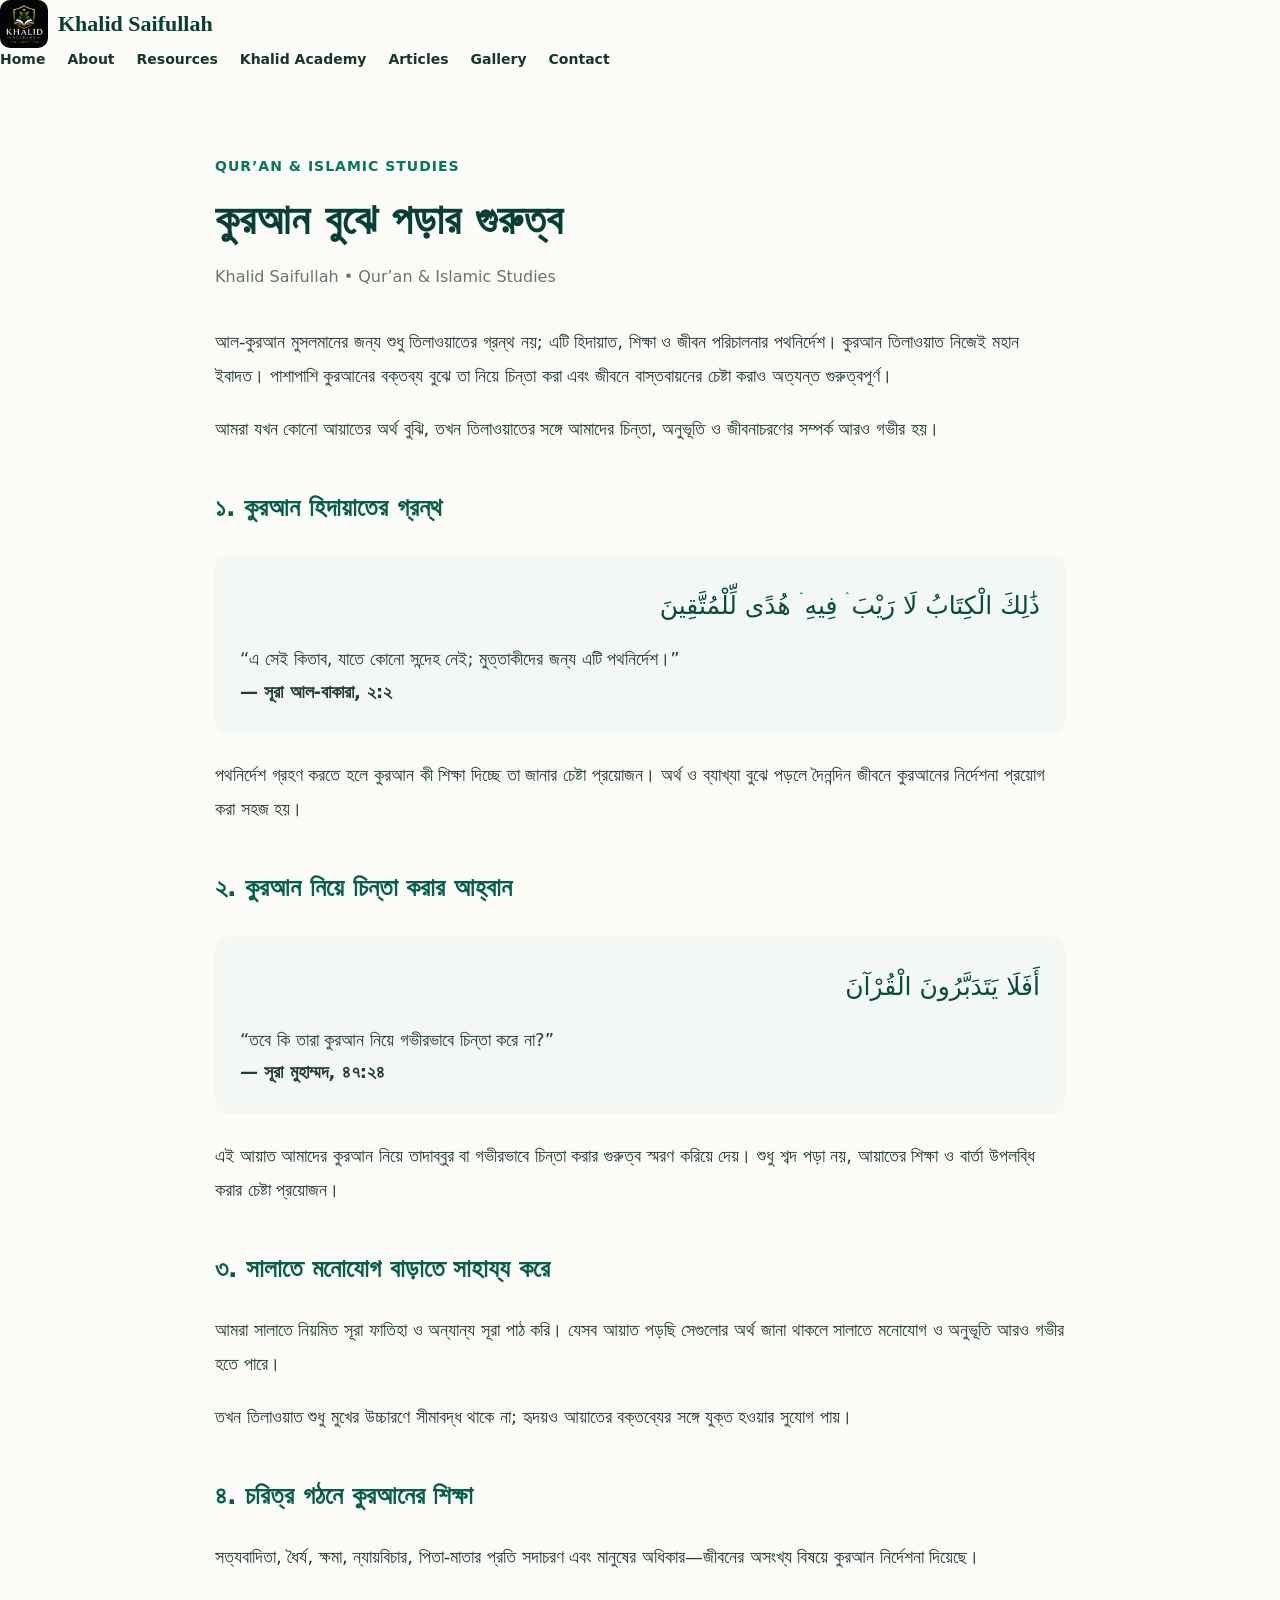
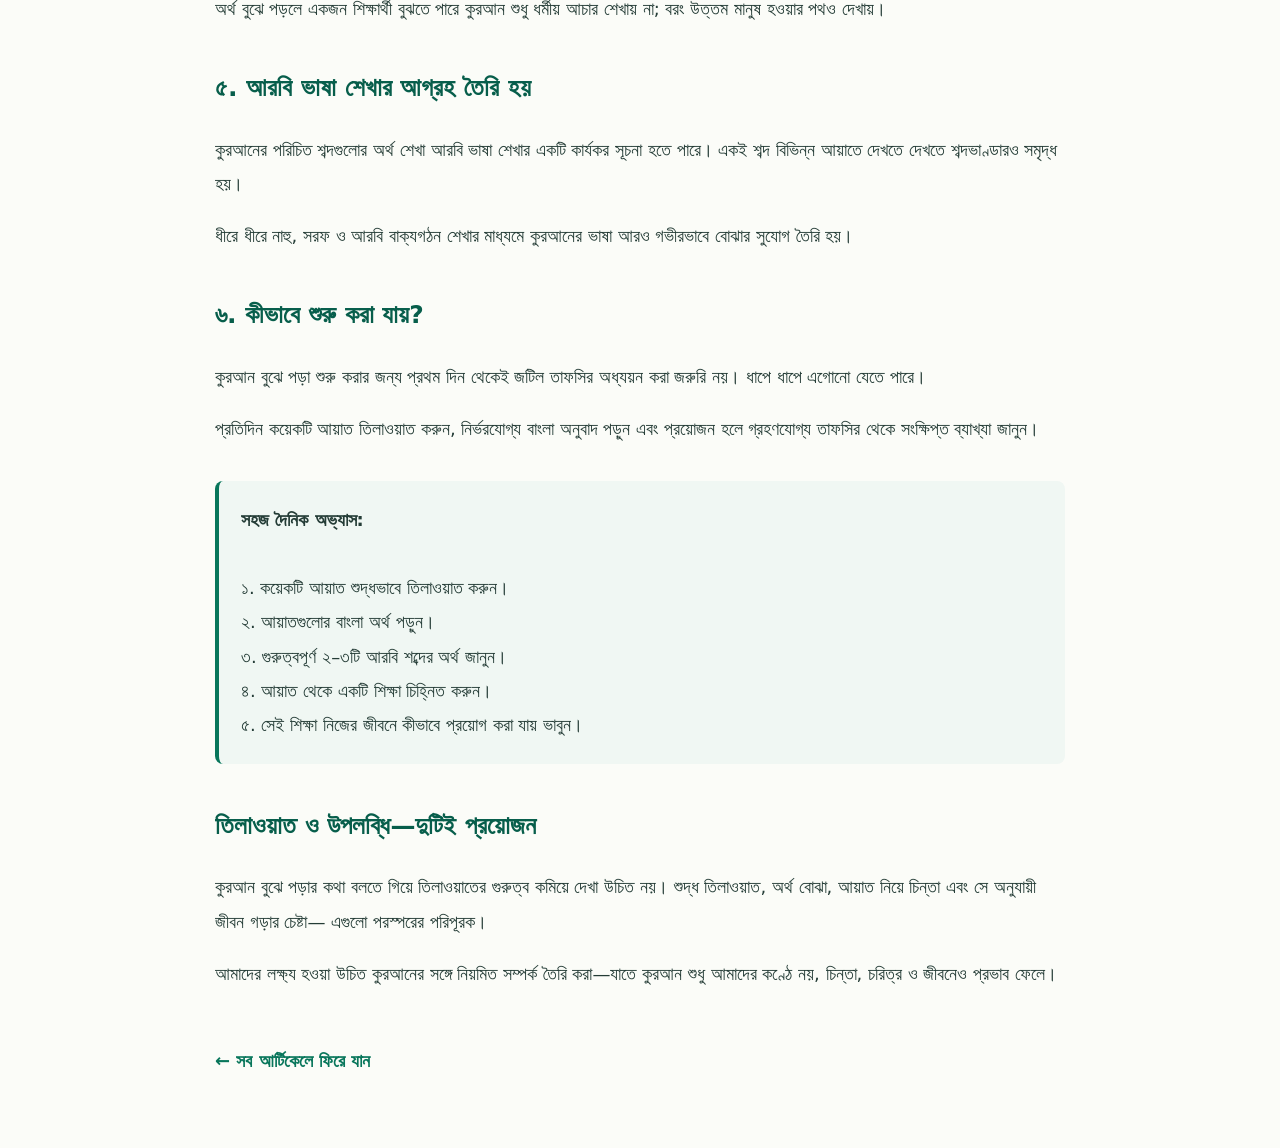
<file: importance-of-understanding-quran.html>
<!DOCTYPE html>
<html lang="bn">
<head>
  <meta charset="UTF-8">
  <meta name="viewport" content="width=device-width, initial-scale=1.0">

  <title>কুরআন বুঝে পড়ার গুরুত্ব | Khalid Saifullah</title>

  <meta name="description"
        content="কুরআন তিলাওয়াতের পাশাপাশি এর অর্থ ও শিক্ষা বুঝে পড়ার গুরুত্ব নিয়ে শিক্ষামূলক আলোচনা।">

  <link rel="stylesheet" href="style.css">

  <style>
    .article-page{
      max-width:900px;
      margin:0 auto;
      padding:70px 25px;
    }

    .category{
      color:#08765b;
      font-weight:700;
      text-transform:uppercase;
      letter-spacing:1px;
      font-size:14px;
    }

    .article-page h1{
      font-size:42px;
      line-height:1.3;
      margin:15px 0 12px;
      color:#073f36;
    }

    .article-meta{
      color:#68756f;
      margin-bottom:35px;
    }

    .article-body{
      font-size:18px;
      line-height:1.9;
      color:#243c36;
    }

    .article-body h2{
      margin-top:38px;
      color:#075e4b;
      font-size:25px;
    }

    .quran-box{
      margin:25px 0;
      padding:25px;
      background:#f3f8f5;
      border-radius:12px;
    }

    .quran-arabic{
      direction:rtl;
      text-align:right;
      font-size:25px;
      line-height:2;
      color:#064d3e;
      margin-bottom:12px;
    }

    .quran-meaning{
      line-height:1.8;
    }

    .article-note{
      margin:35px 0;
      padding:22px;
      background:#f0f7f3;
      border-left:4px solid #08765b;
      border-radius:8px;
    }

    .back-articles{
      display:inline-block;
      margin-top:35px;
      font-weight:700;
      color:#08765b;
      text-decoration:none;
    }

    @media(max-width:700px){
      .article-page{
        padding:45px 20px;
      }

      .article-page h1{
        font-size:30px;
      }

      .article-body{
        font-size:17px;
      }

      .quran-arabic{
        font-size:22px;
      }
    }
  </style>
</head>

<body>

<header>

  <a class="brand" href="index.html">
    <img class="site-logo"
         src="khalid-academy-logo.png"
         alt="Khalid Academy logo">

    <span>
      <b>Khalid Saifullah</b>
    </span>
  </a>

  <nav>
    <a href="index.html">Home</a>
    <a href="about.html">About</a>
    <a href="resources.html">Resources</a>
    <a href="index.html#academy">Khalid Academy</a>
    <a href="articles.html">Articles</a>
    <a href="gallery.html">Gallery</a>
    <a href="index.html#contact">Contact</a>
  </nav>

</header>


<main class="article-page">

  <p class="category">
    Qur’an & Islamic Studies
  </p>

  <h1>
    কুরআন বুঝে পড়ার গুরুত্ব
  </h1>

  <p class="article-meta">
    Khalid Saifullah • Qur’an & Islamic Studies
  </p>


  <article class="article-body">

    <p>
      আল-কুরআন মুসলমানের জন্য শুধু তিলাওয়াতের গ্রন্থ নয়;
      এটি হিদায়াত, শিক্ষা ও জীবন পরিচালনার পথনির্দেশ।
      কুরআন তিলাওয়াত নিজেই মহান ইবাদত। পাশাপাশি কুরআনের
      বক্তব্য বুঝে তা নিয়ে চিন্তা করা এবং জীবনে বাস্তবায়নের
      চেষ্টা করাও অত্যন্ত গুরুত্বপূর্ণ।
    </p>

    <p>
      আমরা যখন কোনো আয়াতের অর্থ বুঝি, তখন তিলাওয়াতের সঙ্গে
      আমাদের চিন্তা, অনুভূতি ও জীবনাচরণের সম্পর্ক আরও গভীর হয়।
    </p>


    <h2>১. কুরআন হিদায়াতের গ্রন্থ</h2>

    <div class="quran-box">

      <div class="quran-arabic">
        ذَٰلِكَ الْكِتَابُ لَا رَيْبَ ۛ فِيهِ ۛ
        هُدًى لِّلْمُتَّقِينَ
      </div>

      <div class="quran-meaning">
        “এ সেই কিতাব, যাতে কোনো সন্দেহ নেই;
        মুত্তাকীদের জন্য এটি পথনির্দেশ।”
        <br>
        <strong>— সূরা আল-বাকারা, ২:২</strong>
      </div>

    </div>

    <p>
      পথনির্দেশ গ্রহণ করতে হলে কুরআন কী শিক্ষা দিচ্ছে তা
      জানার চেষ্টা প্রয়োজন। অর্থ ও ব্যাখ্যা বুঝে পড়লে
      দৈনন্দিন জীবনে কুরআনের নির্দেশনা প্রয়োগ করা সহজ হয়।
    </p>


    <h2>২. কুরআন নিয়ে চিন্তা করার আহ্বান</h2>

    <div class="quran-box">

      <div class="quran-arabic">
        أَفَلَا يَتَدَبَّرُونَ الْقُرْآنَ
      </div>

      <div class="quran-meaning">
        “তবে কি তারা কুরআন নিয়ে গভীরভাবে চিন্তা করে না?”
        <br>
        <strong>— সূরা মুহাম্মদ, ৪৭:২৪</strong>
      </div>

    </div>

    <p>
      এই আয়াত আমাদের কুরআন নিয়ে তাদাব্বুর বা গভীরভাবে
      চিন্তা করার গুরুত্ব স্মরণ করিয়ে দেয়। শুধু শব্দ পড়া নয়,
      আয়াতের শিক্ষা ও বার্তা উপলব্ধি করার চেষ্টা প্রয়োজন।
    </p>


    <h2>৩. সালাতে মনোযোগ বাড়াতে সাহায্য করে</h2>

    <p>
      আমরা সালাতে নিয়মিত সূরা ফাতিহা ও অন্যান্য সূরা পাঠ করি।
      যেসব আয়াত পড়ছি সেগুলোর অর্থ জানা থাকলে সালাতে
      মনোযোগ ও অনুভূতি আরও গভীর হতে পারে।
    </p>

    <p>
      তখন তিলাওয়াত শুধু মুখের উচ্চারণে সীমাবদ্ধ থাকে না;
      হৃদয়ও আয়াতের বক্তব্যের সঙ্গে যুক্ত হওয়ার সুযোগ পায়।
    </p>


    <h2>৪. চরিত্র গঠনে কুরআনের শিক্ষা</h2>

    <p>
      সত্যবাদিতা, ধৈর্য, ক্ষমা, ন্যায়বিচার, পিতা-মাতার প্রতি
      সদাচরণ এবং মানুষের অধিকার—জীবনের অসংখ্য বিষয়ে
      কুরআন নির্দেশনা দিয়েছে।
    </p>

    <p>
      অর্থ বুঝে পড়লে একজন শিক্ষার্থী বুঝতে পারে কুরআন
      শুধু ধর্মীয় আচার শেখায় না; বরং উত্তম মানুষ হওয়ার
      পথও দেখায়।
    </p>


    <h2>৫. আরবি ভাষা শেখার আগ্রহ তৈরি হয়</h2>

    <p>
      কুরআনের পরিচিত শব্দগুলোর অর্থ শেখা আরবি ভাষা
      শেখার একটি কার্যকর সূচনা হতে পারে। একই শব্দ
      বিভিন্ন আয়াতে দেখতে দেখতে শব্দভাণ্ডারও সমৃদ্ধ হয়।
    </p>

    <p>
      ধীরে ধীরে নাহু, সরফ ও আরবি বাক্যগঠন শেখার মাধ্যমে
      কুরআনের ভাষা আরও গভীরভাবে বোঝার সুযোগ তৈরি হয়।
    </p>


    <h2>৬. কীভাবে শুরু করা যায়?</h2>

    <p>
      কুরআন বুঝে পড়া শুরু করার জন্য প্রথম দিন থেকেই
      জটিল তাফসির অধ্যয়ন করা জরুরি নয়। ধাপে ধাপে
      এগোনো যেতে পারে।
    </p>

    <p>
      প্রতিদিন কয়েকটি আয়াত তিলাওয়াত করুন, নির্ভরযোগ্য
      বাংলা অনুবাদ পড়ুন এবং প্রয়োজন হলে গ্রহণযোগ্য
      তাফসির থেকে সংক্ষিপ্ত ব্যাখ্যা জানুন।
    </p>


    <div class="article-note">

      <strong>সহজ দৈনিক অভ্যাস:</strong><br><br>

      ১. কয়েকটি আয়াত শুদ্ধভাবে তিলাওয়াত করুন।<br>
      ২. আয়াতগুলোর বাংলা অর্থ পড়ুন।<br>
      ৩. গুরুত্বপূর্ণ ২–৩টি আরবি শব্দের অর্থ জানুন।<br>
      ৪. আয়াত থেকে একটি শিক্ষা চিহ্নিত করুন।<br>
      ৫. সেই শিক্ষা নিজের জীবনে কীভাবে প্রয়োগ করা যায় ভাবুন।

    </div>


    <h2>তিলাওয়াত ও উপলব্ধি—দুটিই প্রয়োজন</h2>

    <p>
      কুরআন বুঝে পড়ার কথা বলতে গিয়ে তিলাওয়াতের গুরুত্ব
      কমিয়ে দেখা উচিত নয়। শুদ্ধ তিলাওয়াত, অর্থ বোঝা,
      আয়াত নিয়ে চিন্তা এবং সে অনুযায়ী জীবন গড়ার চেষ্টা—
      এগুলো পরস্পরের পরিপূরক।
    </p>

    <p>
      আমাদের লক্ষ্য হওয়া উচিত কুরআনের সঙ্গে নিয়মিত সম্পর্ক
      তৈরি করা—যাতে কুরআন শুধু আমাদের কণ্ঠে নয়,
      চিন্তা, চরিত্র ও জীবনেও প্রভাব ফেলে।
    </p>


    <a class="back-articles"
       href="articles.html">

      ← সব আর্টিকেলে ফিরে যান

    </a>

  </article>

</main>

</body>
</html>
</file>
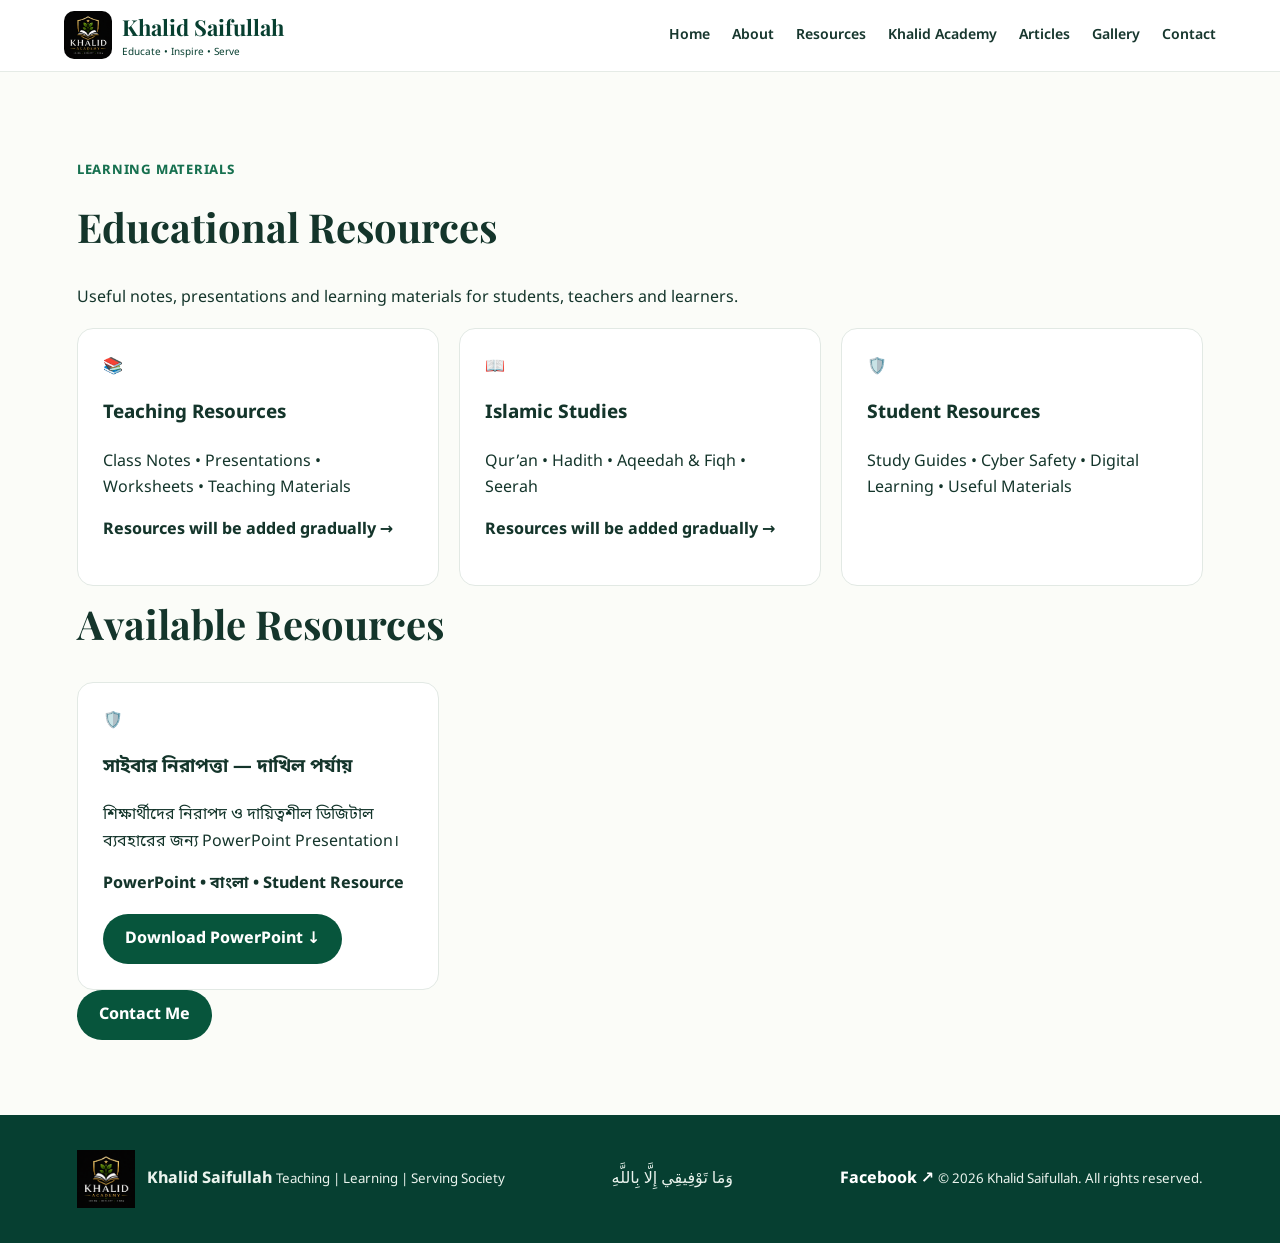
<file: resources.html>
<!doctype html>
<html lang="bn">
<head>
  <meta charset="utf-8">
  <meta name="viewport" content="width=device-width, initial-scale=1">

  <title>Educational Resources | Khalid Saifullah</title>
  <meta name="description"
        content="Educational resources by Khalid Saifullah — Arabic Language, Qur'an and Islamic Studies, Aqeedah and Fiqh, and Cyber Safety.">

  <link rel="preconnect" href="https://fonts.googleapis.com">
  <link rel="preconnect" href="https://fonts.gstatic.com" crossorigin>

  <link href="https://fonts.googleapis.com/css2?family=Noto+Sans+Bengali:wght@400;500;600;700&family=Playfair+Display:wght@600;700&display=swap"
        rel="stylesheet">

  <link rel="stylesheet" href="style.css">
</head>

<body>

<header class="site-header">

  <a class="brand" href="index.html">
    <img class="site-logo"
         src="khalid-academy-logo.png"
         alt="Khalid Academy logo">

    <span>
      <b>Khalid Saifullah</b>
      <small>Educate • Inspire • Serve</small>
    </span>
  </a>

  <button class="menu" aria-label="Menu">☰</button>

  <nav>
    <a href="index.html">Home</a>
    <a href="about.html">About</a>
    <a href="resources.html">Resources</a>
    <a href="index.html#academy">Khalid Academy</a>
    <a href="index.html#articles">Articles</a>
    <a href="index.html#gallery">Gallery</a>
    <a href="index.html#contact">Contact</a>
  </nav>

</header>


<main>

<section class="section">

  <p class="eyebrow">LEARNING MATERIALS</p>

  <h2>Educational Resources</h2>

  <p class="section-intro">
    Useful notes, presentations and learning materials for
    students, teachers and learners.
  </p>


  <div class="cards">

    <article>
  <span>📚</span>

  <h3>Teaching Resources</h3>

  <p>
    Class Notes • Presentations • Worksheets •
    Teaching Materials
  </p>

  <p><b>Resources will be added gradually →</b></p>
</article>


    <article>
      <span>📖</span>

      <h3>Islamic Studies</h3>

      <p>
        Qur’an • Hadith • Aqeedah & Fiqh • Seerah
      </p>

      <p><b>Resources will be added gradually →</b></p>
    </article>

    
    <article>
      <span>🛡️</span>

      <h3>Student Resources</h3>

      <p>
       Study Guides • Cyber Safety • Digital Learning • Useful Materials
      </p>

        </article>

  </div>

 <h2 class="resources-available-title">Available Resources</h2>
<div class="cards">

  <article>
    <span>🛡️</span>

    <h3>সাইবার নিরাপত্তা — দাখিল পর্যায়</h3>

    <p>
      শিক্ষার্থীদের নিরাপদ ও দায়িত্বশীল ডিজিটাল ব্যবহারের জন্য
      PowerPoint Presentation।
    </p>

    <p><b>PowerPoint • বাংলা • Student Resource</b></p>

    <a class="btn resource-download"
       href="dakhil_cyber_security_15_slides%20(1).pptx"
       download>
      Download PowerPoint ↓
    </a>
  </article>

</div>
  <a class="btn" href="index.html#contact">
    Contact Me
  </a>

</section>

</main>


<footer>

  <div class="footer-brand">

    <img src="khalid-academy-logo.png"
         alt="Khalid Academy logo">

    <div>
      <b>Khalid Saifullah</b>
      <small>Teaching | Learning | Serving Society</small>
    </div>

  </div>


  <div class="footer-dua">
    وَمَا تَوْفِيقِي إِلَّا بِاللَّهِ
  </div>


  <div class="footer-links">

    <a href="https://www.facebook.com/mkhalid74"
       target="_blank"
       rel="noopener noreferrer">
      Facebook ↗
    </a>

    <small>
      © 2026 Khalid Saifullah. All rights reserved.
    </small>

  </div>

</footer>

<script src="script.js"></script>

</body>
</html>
</file>
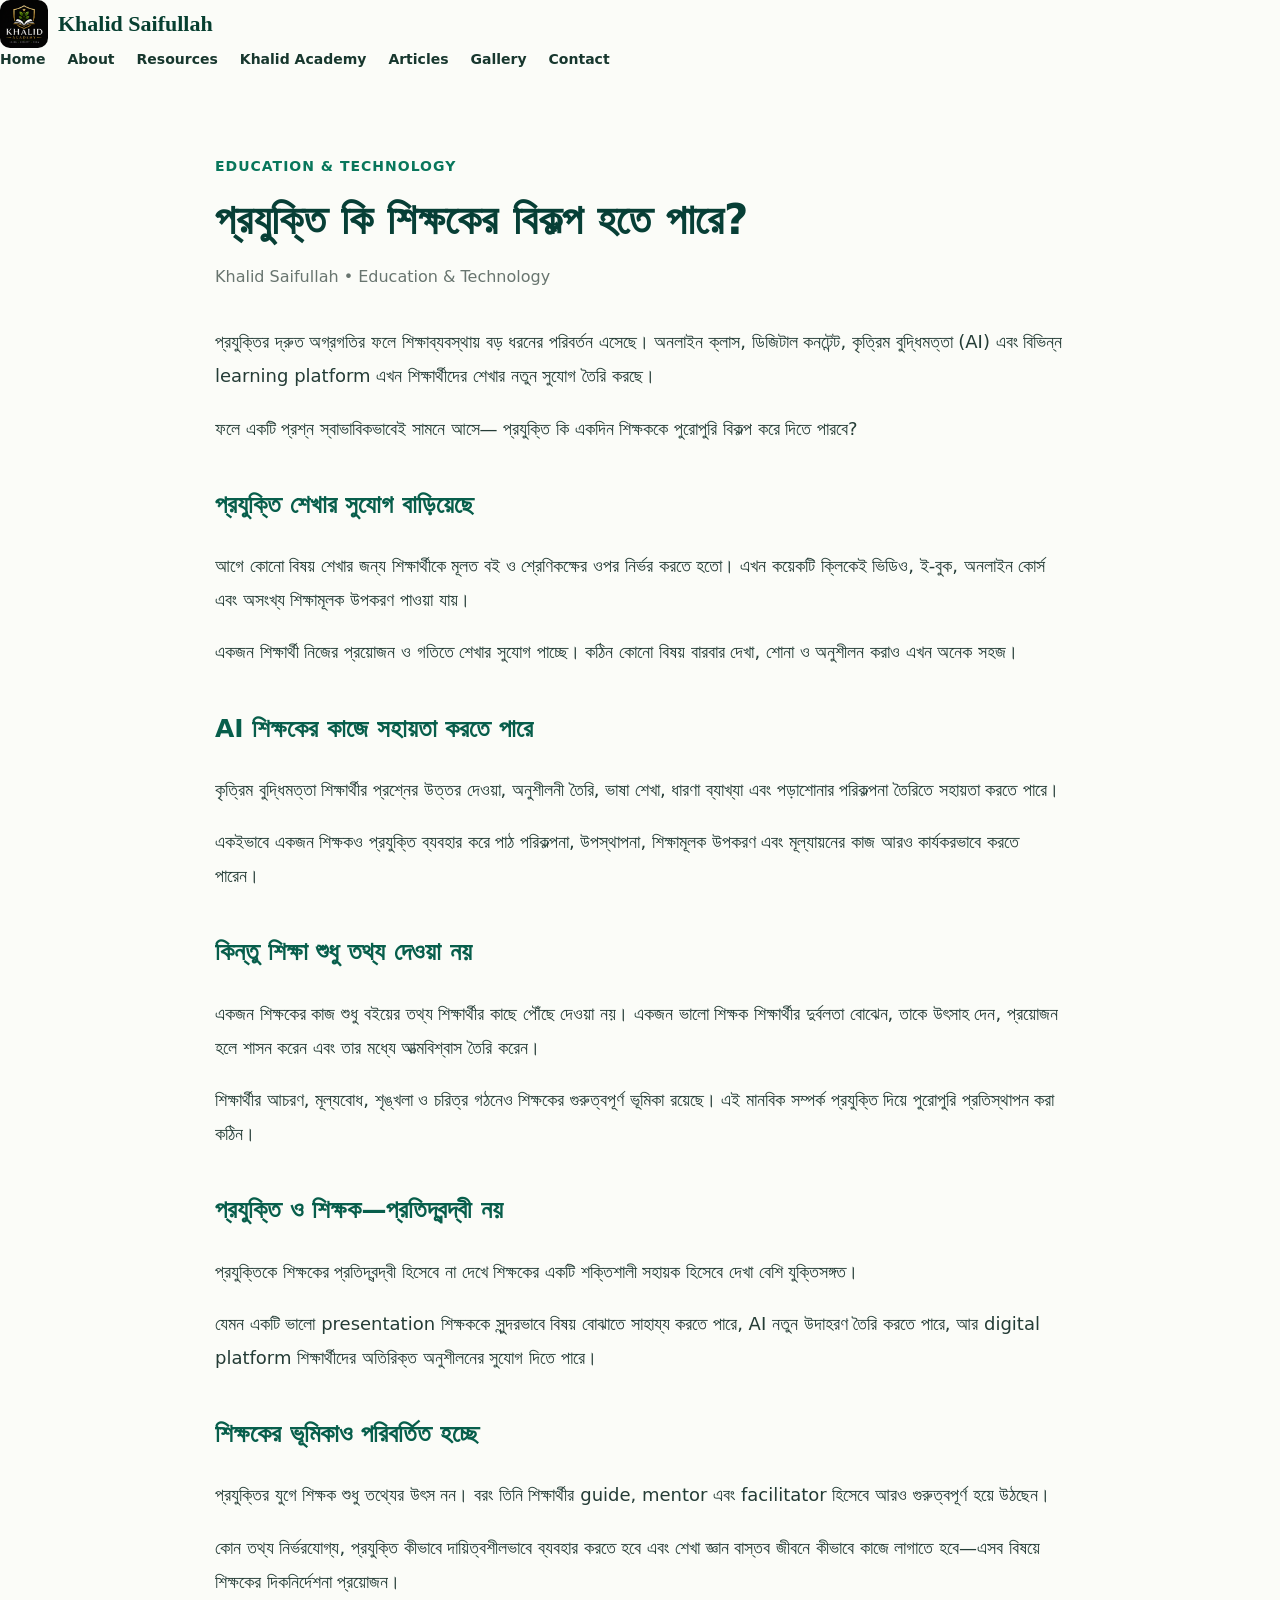
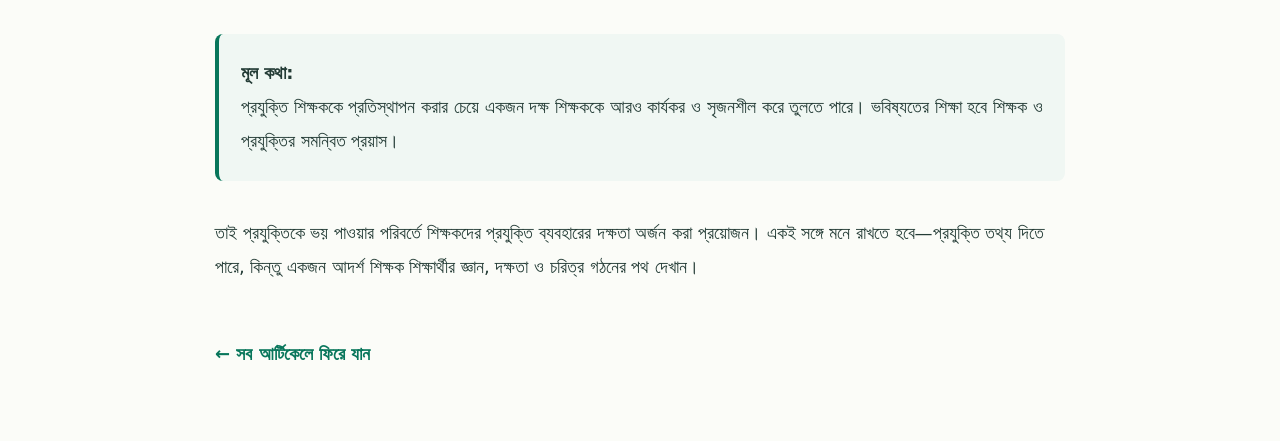
<file: technology-and-teacher.html>
<!DOCTYPE html>
<html lang="bn">
<head>
  <meta charset="UTF-8">
  <meta name="viewport" content="width=device-width, initial-scale=1.0">

  <title>প্রযুক্তি কি শিক্ষককে বিকল্প হতে পারে? | Khalid Saifullah</title>
  <link rel="stylesheet" href="style.css">

  <style>
    .article-page{
      max-width:900px;
      margin:0 auto;
      padding:70px 25px;
    }

    .article-page .category{
      color:#08765b;
      font-weight:700;
      text-transform:uppercase;
      letter-spacing:1px;
      font-size:14px;
    }

    .article-page h1{
      font-size:42px;
      line-height:1.3;
      margin:15px 0 12px;
      color:#073f36;
    }

    .article-meta{
      color:#68756f;
      margin-bottom:35px;
    }

    .article-body{
      font-size:18px;
      line-height:1.9;
      color:#243c36;
    }

    .article-body h2{
      margin-top:35px;
      color:#075e4b;
      font-size:25px;
    }

    .article-note{
      margin:35px 0;
      padding:22px;
      background:#f0f7f3;
      border-left:4px solid #08765b;
      border-radius:8px;
    }

    .back-articles{
      display:inline-block;
      margin-top:35px;
      font-weight:700;
      color:#08765b;
      text-decoration:none;
    }

    @media(max-width:700px){
      .article-page{
        padding:45px 20px;
      }

      .article-page h1{
        font-size:30px;
      }

      .article-body{
        font-size:17px;
      }
    }
  </style>
</head>

<body>

<header>
  <a class="brand" href="index.html">
    <img class="site-logo"
         src="khalid-academy-logo.png"
         alt="Khalid Academy logo">
    <span><b>Khalid Saifullah</b></span>
  </a>

  <nav>
    <a href="index.html">Home</a>
    <a href="about.html">About</a>
    <a href="resources.html">Resources</a>
    <a href="index.html#academy">Khalid Academy</a>
    <a href="articles.html">Articles</a>
    <a href="gallery.html">Gallery</a>
    <a href="index.html#contact">Contact</a>
  </nav>
</header>

<main class="article-page">

  <p class="category">Education & Technology</p>

  <h1>প্রযুক্তি কি শিক্ষকের বিকল্প হতে পারে?</h1>

  <p class="article-meta">
    Khalid Saifullah • Education & Technology
  </p>

  <article class="article-body">

    <p>
      প্রযুক্তির দ্রুত অগ্রগতির ফলে শিক্ষাব্যবস্থায় বড় ধরনের
      পরিবর্তন এসেছে। অনলাইন ক্লাস, ডিজিটাল কনটেন্ট, কৃত্রিম
      বুদ্ধিমত্তা (AI) এবং বিভিন্ন learning platform এখন
      শিক্ষার্থীদের শেখার নতুন সুযোগ তৈরি করছে।
    </p>

    <p>
      ফলে একটি প্রশ্ন স্বাভাবিকভাবেই সামনে আসে—
      প্রযুক্তি কি একদিন শিক্ষককে পুরোপুরি বিকল্প করে দিতে পারবে?
    </p>

    <h2>প্রযুক্তি শেখার সুযোগ বাড়িয়েছে</h2>

    <p>
      আগে কোনো বিষয় শেখার জন্য শিক্ষার্থীকে মূলত বই ও
      শ্রেণিকক্ষের ওপর নির্ভর করতে হতো। এখন কয়েকটি ক্লিকেই
      ভিডিও, ই-বুক, অনলাইন কোর্স এবং অসংখ্য শিক্ষামূলক
      উপকরণ পাওয়া যায়।
    </p>

    <p>
      একজন শিক্ষার্থী নিজের প্রয়োজন ও গতিতে শেখার সুযোগ পাচ্ছে।
      কঠিন কোনো বিষয় বারবার দেখা, শোনা ও অনুশীলন করাও এখন
      অনেক সহজ।
    </p>

    <h2>AI শিক্ষকের কাজে সহায়তা করতে পারে</h2>

    <p>
      কৃত্রিম বুদ্ধিমত্তা শিক্ষার্থীর প্রশ্নের উত্তর দেওয়া,
      অনুশীলনী তৈরি, ভাষা শেখা, ধারণা ব্যাখ্যা এবং পড়াশোনার
      পরিকল্পনা তৈরিতে সহায়তা করতে পারে।
    </p>

    <p>
      একইভাবে একজন শিক্ষকও প্রযুক্তি ব্যবহার করে পাঠ পরিকল্পনা,
      উপস্থাপনা, শিক্ষামূলক উপকরণ এবং মূল্যায়নের কাজ আরও
      কার্যকরভাবে করতে পারেন।
    </p>

    <h2>কিন্তু শিক্ষা শুধু তথ্য দেওয়া নয়</h2>

    <p>
      একজন শিক্ষকের কাজ শুধু বইয়ের তথ্য শিক্ষার্থীর কাছে
      পৌঁছে দেওয়া নয়। একজন ভালো শিক্ষক শিক্ষার্থীর দুর্বলতা
      বোঝেন, তাকে উৎসাহ দেন, প্রয়োজন হলে শাসন করেন এবং
      তার মধ্যে আত্মবিশ্বাস তৈরি করেন।
    </p>

    <p>
      শিক্ষার্থীর আচরণ, মূল্যবোধ, শৃঙ্খলা ও চরিত্র গঠনেও
      শিক্ষকের গুরুত্বপূর্ণ ভূমিকা রয়েছে। এই মানবিক সম্পর্ক
      প্রযুক্তি দিয়ে পুরোপুরি প্রতিস্থাপন করা কঠিন।
    </p>

    <h2>প্রযুক্তি ও শিক্ষক—প্রতিদ্বন্দ্বী নয়</h2>

    <p>
      প্রযুক্তিকে শিক্ষকের প্রতিদ্বন্দ্বী হিসেবে না দেখে
      শিক্ষকের একটি শক্তিশালী সহায়ক হিসেবে দেখা বেশি
      যুক্তিসঙ্গত।
    </p>

    <p>
      যেমন একটি ভালো presentation শিক্ষককে সুন্দরভাবে বিষয়
      বোঝাতে সাহায্য করতে পারে, AI নতুন উদাহরণ তৈরি করতে পারে,
      আর digital platform শিক্ষার্থীদের অতিরিক্ত অনুশীলনের
      সুযোগ দিতে পারে।
    </p>

    <h2>শিক্ষকের ভূমিকাও পরিবর্তিত হচ্ছে</h2>

    <p>
      প্রযুক্তির যুগে শিক্ষক শুধু তথ্যের উৎস নন। বরং তিনি
      শিক্ষার্থীর guide, mentor এবং facilitator হিসেবে আরও
      গুরুত্বপূর্ণ হয়ে উঠছেন।
    </p>

    <p>
      কোন তথ্য নির্ভরযোগ্য, প্রযুক্তি কীভাবে দায়িত্বশীলভাবে
      ব্যবহার করতে হবে এবং শেখা জ্ঞান বাস্তব জীবনে কীভাবে
      কাজে লাগাতে হবে—এসব বিষয়ে শিক্ষকের দিকনির্দেশনা
      প্রয়োজন।
    </p>

    <div class="article-note">
      <strong>মূল কথা:</strong><br>
      প্রযুক্তি শিক্ষককে প্রতিস্থাপন করার চেয়ে একজন দক্ষ
      শিক্ষককে আরও কার্যকর ও সৃজনশীল করে তুলতে পারে।
      ভবিষ্যতের শিক্ষা হবে শিক্ষক ও প্রযুক্তির সমন্বিত প্রয়াস।
    </div>

    <p>
      তাই প্রযুক্তিকে ভয় পাওয়ার পরিবর্তে শিক্ষকদের প্রযুক্তি
      ব্যবহারের দক্ষতা অর্জন করা প্রয়োজন। একই সঙ্গে মনে রাখতে
      হবে—প্রযুক্তি তথ্য দিতে পারে, কিন্তু একজন আদর্শ শিক্ষক
      শিক্ষার্থীর জ্ঞান, দক্ষতা ও চরিত্র গঠনের পথ দেখান।
    </p>

    <a class="back-articles" href="articles.html">
      ← সব আর্টিকেলে ফিরে যান
    </a>

  </article>

</main>

</body>
</html>
</file>
<file: style.css>
*{box-sizing:border-box}html{scroll-behavior:smooth}body{margin:0;color:#14352b;background:#fbfcf8;font-family:"Noto Sans Bengali",system-ui,sans-serif;line-height:1.65}.site-header{height:72px;display:flex;align-items:center;justify-content:space-between;padding:0 max(5vw,20px);background:#fff;position:sticky;top:0;z-index:10;border-bottom:1px solid #e5ebe6}.brand{display:flex;gap:10px;align-items:center;text-decoration:none;color:#073f30}.brand b{font-family:"Playfair Display",serif;font-size:22px}.brand small{display:block;font-size:10px}.logo{font-size:30px}nav{display:flex;gap:22px}nav a{color:#17372e;text-decoration:none;font-size:14px;font-weight:600}.menu{display:none;border:0;background:none;font-size:25px}.hero{min-height:590px;padding:70px max(6vw,25px);display:grid;grid-template-columns:1.2fr .8fr;align-items:center;gap:40px;background:radial-gradient(circle at 20% 20%,#e9f4e9,transparent 40%),linear-gradient(120deg,#f9fbf6,#eef5ec)}.eyebrow{color:#16704f;font-weight:700;text-transform:uppercase;letter-spacing:.06em;font-size:13px}.hero h1,.section h2{font-family:"Playfair Display",serif}.hero h1{font-size:clamp(48px,7vw,86px);line-height:1;margin:12px 0}.hero h2{margin:0;font-size:25px}.hero blockquote{font-family:"Playfair Display",serif;font-size:24px;font-style:italic;margin:28px 0}.actions{display:flex;gap:12px;flex-wrap:wrap}.btn{display:inline-block;background:#07553c;color:#fff;text-decoration:none;border:0;border-radius:30px;padding:12px 22px;font-weight:700;cursor:pointer}.btn.outline{background:transparent;color:#07553c;border:1px solid #07553c}.hero-card{text-align:center;background:#0a4838;color:white;padding:32px;border-radius:28px;box-shadow:0 25px 60px #17372e22}.portrait-placeholder{width:210px;height:210px;margin:auto;border-radius:50%;background:linear-gradient(135deg,#d9e8db,#fff);color:#07553c;display:grid;place-items:center;font:700 70px "Playfair Display";border:8px solid #ffffff22}.arabic{font-family:serif;font-size:28px}.features{display:grid;grid-template-columns:repeat(4,1fr);background:white;padding:30px max(4vw,20px);border-bottom:1px solid #e6ece8}.features article{text-align:center;padding:15px;border-right:1px solid #e8eee9}.features article:last-child{border:0}.features span{font-size:28px}.features h3{margin:5px}.section{padding:75px max(6vw,25px)}.section h2{font-size:40px;margin:5px 0 25px}.two-col{display:grid;grid-template-columns:1.3fr .7fr;gap:50px}.info-card{background:#edf5ef;border-radius:18px;padding:28px}.academy{text-align:center;background:#eff7ef}.academy p{max-width:800px;margin:16px auto}.academy h3{letter-spacing:.12em}.cards{display:grid;grid-template-columns:repeat(3,1fr);gap:20px}.cards article{background:white;border:1px solid #e2e9e4;padding:25px;border-radius:16px}.cards article>b{font-size:28px}.cards a{color:#096344;font-weight:700;text-decoration:none}.gallery{background:#f2f6f1}.gallery-grid{display:grid;grid-template-columns:repeat(4,1fr);gap:12px}.gallery-grid div{height:170px;border-radius:15px;background:linear-gradient(145deg,#d9e9dc,#a8c6af);display:grid;place-items:center;font-weight:700}.contact{display:grid;grid-template-columns:1fr 1fr;gap:60px}.contact form{display:grid;gap:12px}.contact input,.contact textarea{width:100%;padding:14px;border:1px solid #ccd9d0;border-radius:10px;font:inherit}.contact textarea{min-height:130px}footer{background:#063f31;color:#eaf3ed;padding:35px max(6vw,25px);display:flex;justify-content:space-between;align-items:center;gap:20px}footer .arabic{font-size:20px}@media(max-width:850px){.site-header{height:auto;min-height:68px;flex-wrap:wrap;padding:12px 20px}.menu{display:block}nav{display:none;width:100%;flex-direction:column;padding:15px 0}nav.open{display:flex}.hero,.two-col,.contact{grid-template-columns:1fr}.hero{padding-top:45px}.hero h1{font-size:50px}.features{grid-template-columns:1fr 1fr}.cards{grid-template-columns:1fr}.gallery-grid{grid-template-columns:1fr 1fr}footer{flex-direction:column;text-align:center}}@media(max-width:480px){.features,.gallery-grid{grid-template-columns:1fr}.features article{border-right:0;border-bottom:1px solid #e8eee9}.portrait-placeholder{width:170px;height:170px}.section{padding:55px 22px}}
.site-logo{width:48px;height:48px;object-fit:contain;border-radius:10px}
.academy-logo{width:min(220px,55vw);height:auto;display:block;margin:0 auto 18px;filter:drop-shadow(0 10px 20px #17372e22)}
.footer-brand{display:flex;align-items:center;gap:12px}
.footer-brand img{width:58px;height:58px;object-fit:contain}
@media(max-width:480px){.site-logo{width:42px;height:42px}.footer-brand{justify-content:center}}

.social-btn{display:inline-block;margin-top:8px;padding:10px 18px;border-radius:28px;background:#07553c;color:#fff;text-decoration:none;font-weight:700}
.social-btn:hover{opacity:.9}
.footer-links{text-align:right}
.footer-links a{color:#fff;text-decoration:none;font-weight:700}
@media(max-width:850px){.footer-links{text-align:center}}

.hero-photo{width:100%;height:100%;min-height:430px;object-fit:cover;object-position:center 22%;border-radius:inherit;display:block}
.wide-photo{max-width:1120px;margin:30px auto 34px;position:relative;overflow:hidden;border-radius:22px;box-shadow:0 15px 40px #17372e20}
.wide-photo img{width:100%;height:420px;object-fit:cover;display:block}
.wide-photo figcaption{position:absolute;left:20px;bottom:18px;background:rgba(5,64,45,.88);color:white;padding:9px 15px;border-radius:20px;font-weight:700}
.about-photo{width:min(410px,100%);height:310px;object-fit:cover;object-position:center 25%;border-radius:20px;margin:12px 0 22px;box-shadow:0 12px 30px #17372e18}
.gallery-grid>div{overflow:hidden;position:relative}
.gallery-grid>div img{width:100%;height:100%;min-height:230px;object-fit:cover;display:block}
.gallery-grid>div span{position:absolute;left:12px;bottom:12px;background:rgba(5,64,45,.86);color:#fff;padding:7px 12px;border-radius:16px;font-weight:700}
@media(max-width:700px){.hero-photo{min-height:360px}.wide-photo img{height:280px}.about-photo{height:270px}}
/* Contact Buttons */
.contact-buttons {
  display: flex;
  flex-wrap: wrap;
  gap: 12px;
  margin-top: 25px;
}

.contact-buttons .social-btn {
  display: inline-flex;
  align-items: center;
  justify-content: center;
  padding: 12px 20px;
  border-radius: 30px;
  text-decoration: none;
  font-weight: 700;
  transition: transform 0.2s ease, opacity 0.2s ease;
}

.contact-buttons .social-btn:hover {
  transform: translateY(-2px);
  opacity: 0.9;
}

@media (max-width: 600px) {
  .contact-buttons {
    flex-direction: column;
  }

  .contact-buttons .social-btn {
    width: 100%;
  }
}
/* Certificate Section */
.certificate-card {
  display: grid;
  grid-template-columns: minmax(280px, 1.2fr) 1fr;
  gap: 30px;
  align-items: center;
  margin-top: 30px;
  padding: 24px;
  background: #fff;
  border-radius: 20px;
  box-shadow: 0 10px 30px rgba(0,0,0,0.08);
}

.certificate-card img {
  width: 100%;
  display: block;
  border-radius: 12px;
}

.certificate-info h3 {
  margin-top: 0;
}

@media (max-width: 700px) {
  .certificate-card {
    grid-template-columns: 1fr;
  }
}
.certificate-card {
  max-width: 800px !important;
  display: grid !important;
  grid-template-columns: 260px 1fr !important;
  gap: 30px;
  align-items: center;
}

.certificate-card img {
  width: 260px !important;
  height: auto !important;
  max-width: 100% !important;
  object-fit: contain !important;
  border-radius: 10px;
}

@media (max-width: 700px) {
  .certificate-card {
    grid-template-columns: 1fr !important;
  }

  .certificate-card img {
    width: 100% !important;
  }
}
/* GALLERY - FINAL */
.gallery-grid {
  display: grid !important;
  grid-template-columns: repeat(4, minmax(0, 1fr)) !important;
  gap: 18px !important;
}

.gallery-grid > div {
  width: 100%;
  height: 280px;
  min-width: 0;
  overflow: hidden;
  position: relative;
  border-radius: 16px;
  background: #e8efe9;
}

.gallery-grid > div img {
  width: 100%;
  height: 100%;
  min-height: 0;
  display: block;
  object-fit: contain;
  object-position: center;
}

.gallery-grid > div span {
  position: absolute;
  left: 12px;
  bottom: 12px;
  background: rgba(5, 64, 45, 0.90);
  color: #fff;
  padding: 7px 12px;
  border-radius: 16px;
  font-weight: 700;
}

/* Tablet */
@media (max-width: 850px) {
  .gallery-grid {
    grid-template-columns: repeat(2, minmax(0, 1fr)) !important;
  }
}

/* Mobile */
@media (max-width: 480px) {
  .gallery-grid {
    grid-template-columns: 1fr !important;
  }

  .gallery-grid > div {
    height: 320px;
  }
}
/* KHALID ACADEMY - FINAL DESIGN */

#academy {
  text-align: center;
}

#academy .academy-logo {
  width: 150px;
  height: 150px;
  object-fit: contain;
  display: block;
  margin: 0 auto 18px;
}

#academy > p:not(.eyebrow) {
  max-width: 850px;
  margin-left: auto;
  margin-right: auto;
  line-height: 1.8;
}

#academy > h3 {
  color: #b58a2a;
  margin-top: -5px;
  margin-bottom: 18px;
  letter-spacing: .5px;
}

#academy .academy-topics {
  display: grid;
  grid-template-columns: repeat(4, minmax(0, 1fr));
  gap: 18px;
  margin-top: 30px;
  text-align: left;
}

#academy .academy-topics article {
  background: #ffffff;
  border: 1px solid #e2ebe4;
  border-radius: 16px;
  padding: 24px 20px;
  min-height: 190px;
  transition: transform .2s ease, box-shadow .2s ease;
}

#academy .academy-topics article:hover {
  transform: translateY(-4px);
  box-shadow: 0 10px 25px rgba(5, 64, 45, .10);
}

#academy .academy-topics span {
  display: block;
  font-size: 30px;
  margin-bottom: 12px;
}

#academy .academy-topics h3 {
  color: #06402d;
  margin: 0 0 10px;
}

#academy .academy-topics p {
  margin: 0;
  line-height: 1.65;
}

#academy .academy-action {
  margin-top: 30px;
  text-align: center;
}

#academy .academy-action .social-btn {
  display: inline-block;
}

/* Tablet */
@media (max-width: 850px) {
  #academy .academy-topics {
    grid-template-columns: repeat(2, minmax(0, 1fr));
  }
}

/* Mobile */
@media (max-width: 480px) {
  #academy .academy-logo {
    width: 120px;
    height: 120px;
  }

  #academy .academy-topics {
    grid-template-columns: 1fr;
  }

  #academy .academy-topics article {
    min-height: auto;
    text-align: center;
  }
}
/* CONTACT - FINAL DESIGN */

#contact {
  display: grid;
  grid-template-columns: 1fr 1fr;
  gap: 60px;
  align-items: start;
}

.contact-info h3 {
  color: #06402d;
  margin-top: 25px;
}

.contact-info p {
  line-height: 1.8;
}

.contact-buttons {
  display: flex;
  flex-wrap: wrap;
  gap: 12px;
  margin-top: 25px;
}

.contact-form-card {
  background: #ffffff;
  border: 1px solid #e2ebe4;
  border-radius: 20px;
  padding: 30px;
  box-shadow: 0 10px 30px rgba(5, 64, 45, .08);
}

.contact-form-card h3 {
  color: #06402d;
  font-size: 24px;
  margin-top: 0;
  margin-bottom: 8px;
}

.contact-form-card > p {
  margin-bottom: 20px;
  color: #5d6962;
}

.contact-form-card form {
  display: grid;
  gap: 14px;
}

.contact-form-card input,
.contact-form-card textarea {
  width: 100%;
  box-sizing: border-box;
  padding: 14px 16px;
  border: 1px solid #cad8ce;
  border-radius: 10px;
  font: inherit;
  background: #fff;
}

.contact-form-card textarea {
  min-height: 140px;
  resize: vertical;
}

.contact-form-card input:focus,
.contact-form-card textarea:focus {
  outline: none;
  border-color: #06402d;
}

.contact-form-card .btn {
  justify-self: start;
}

.contact-form-card small {
  color: #68736c;
}

/* Mobile */
@media (max-width: 750px) {
  #contact {
    grid-template-columns: 1fr;
    gap: 30px;
  }

  .contact-form-card {
    padding: 22px;
  }
}
/* ARTICLES - FINAL DESIGN */

.article-grid {
  display: grid;
  grid-template-columns: repeat(2, minmax(0, 1fr));
  gap: 22px;
  margin-top: 30px;
}

.article-card {
  background: #fff;
  border: 1px solid #e2ebe4;
  border-radius: 18px;
  padding: 26px;
  box-shadow: 0 8px 24px rgba(5, 64, 45, .06);
}

.article-icon {
  font-size: 32px;
  margin-bottom: 12px;
}

.article-card h3 {
  color: #06402d;
  margin: 0 0 12px;
}

.article-card p {
  line-height: 1.75;
}

.article-btn {
  border: 0;
  background: transparent;
  color: #06402d;
  font-weight: 700;
  cursor: pointer;
  padding: 8px 0;
  font-size: 15px;
}

.article-full {
  display: none;
  margin-top: 15px;
  padding-top: 15px;
  border-top: 1px solid #e2ebe4;
}

.article-full.show {
  display: block;
}

@media (max-width: 750px) {
  .article-grid {
    grid-template-columns: 1fr;
  }
}
/* HERO - PROFESSIONAL UPDATE */

.hero-copy {
  max-width: 760px;
}

.hero-role {
  margin-top: 18px;
  line-height: 1.8;
  font-size: 17px;
}

.hero-intro {
  max-width: 650px;
  margin: 22px 0 28px;
  font-size: 18px;
  line-height: 1.75;
  color: #40584f;
}

.hero .actions {
  display: flex;
  gap: 12px;
  flex-wrap: wrap;
}

.hero-card {
  overflow: hidden;
}

.hero-quote {
  padding-top: 18px;
}

.hero-quote .arabic {
  margin: 0 0 5px;
  font-size: 30px;
}

@media (max-width: 700px) {
  .hero-intro {
    font-size: 16px;
  }

  .hero .actions .btn {
    text-align: center;
  }
}
/* ABOUT ME - PROFESSIONAL DESIGN */

.about-section {
  background: #ffffff;
}

.about-heading {
  margin-bottom: 35px;
}

.about-heading h2 {
  margin-bottom: 0;
}

.about-main {
  display: grid;
  grid-template-columns: 380px 1fr;
  gap: 55px;
  align-items: center;
}

.about-image-wrap {
  background: #edf5ef;
  padding: 15px;
  border-radius: 24px;
}

.about-profile-photo {
  width: 100%;
  height: 420px;
  display: block;
  object-fit: cover;
  object-position: center top;
  border-radius: 18px;
}

.about-content h3 {
  margin: 0;
  color: #06402d;
  font-size: 30px;
}

.about-designation {
  color: #16704f;
  font-weight: 700;
  margin-top: 4px;
}

.about-content > p:not(.about-designation) {
  max-width: 750px;
  line-height: 1.85;
  color: #46574f;
}

.about-content .btn {
  margin-top: 10px;
}

.about-highlights {
  display: grid;
  grid-template-columns: repeat(4, minmax(0, 1fr));
  gap: 18px;
  margin-top: 45px;
}

.about-highlights article {
  background: #f7faf7;
  border: 1px solid #e1eae3;
  border-radius: 16px;
  padding: 24px 20px;
}

.about-highlights span {
  font-size: 28px;
}

.about-highlights h3 {
  color: #06402d;
  margin: 10px 0 8px;
}

.about-highlights p {
  margin: 0;
  line-height: 1.65;
}

/* Tablet */
@media (max-width: 850px) {
  .about-main {
    grid-template-columns: 300px 1fr;
    gap: 30px;
  }

  .about-highlights {
    grid-template-columns: repeat(2, 1fr);
  }
}

/* Mobile */
@media (max-width: 650px) {
  .about-main {
    grid-template-columns: 1fr;
  }

  .about-image-wrap {
    max-width: 380px;
    margin: auto;
  }

  .about-profile-photo {
    height: auto;
  }

  .about-content {
    text-align: left;
  }

  .about-highlights {
    grid-template-columns: 1fr;
  }
}
/* MOBILE MENU FINAL FIX */
@media (max-width: 850px) {

  .site-header {
    position: relative;
  }

  .site-header nav.open,
  .site-header nav[style*="display: flex"] {
    gap: 0 !important;
    padding: 12px 20px !important;
  }

  .site-header nav a {
    display: block;
    padding: 11px 8px !important;
    margin: 0 !important;
    font-size: 16px !important;
    line-height: 1.4 !important;
  }
}
/* =================================
   FINAL MOBILE NAVIGATION
   ================================= */

@media (max-width: 850px) {

  .site-header {
    position: sticky !important;
    top: 0;
    z-index: 9999;
    min-height: 68px !important;
    height: auto !important;
    padding: 10px 18px !important;
    display: flex !important;
    flex-wrap: wrap !important;
    align-items: center !important;
    justify-content: space-between !important;
    background: #ffffff !important;
  }

  .site-header .brand {
    flex: 1;
    min-width: 0;
  }

  .site-header .site-logo {
    width: 44px !important;
    height: 44px !important;
  }

  .site-header .brand b {
    font-size: 19px !important;
  }

  .site-header .brand small {
    font-size: 9px !important;
  }

  .site-header .menu {
    display: flex !important;
    align-items: center;
    justify-content: center;
    width: 44px;
    height: 44px;
    padding: 0 !important;
    margin: 0 !important;
    border: 0 !important;
    background: transparent !important;
    font-size: 30px !important;
    line-height: 1 !important;
    cursor: pointer;
    color: #073f30;
  }

  .site-header nav {
    display: none !important;
    flex-basis: 100% !important;
    width: 100% !important;
    margin: 10px 0 0 !important;
    padding: 8px 0 !important;
    gap: 0 !important;
    flex-direction: column !important;
    position: static !important;
    background: #ffffff !important;
    box-shadow: none !important;
  }

  .site-header nav.open {
    display: flex !important;
  }

  .site-header nav a {
    display: block !important;
    width: 100% !important;
    margin: 0 !important;
    padding: 11px 10px !important;
    font-size: 15px !important;
    line-height: 1.35 !important;
    border-bottom: 1px solid #edf1ee;
  }

  .site-header nav a:last-child {
    border-bottom: 0;
  }
}



/* Available Resources heading */
.resources-available-title {
  font-size: 30px;
  margin-top: 28px;
  margin-bottom: 24px;
}
/* Only resource download buttons */
.resource-download,
.resource-download:visited,
.resource-download:hover {
  color: #ffffff !important;
}
</file>
